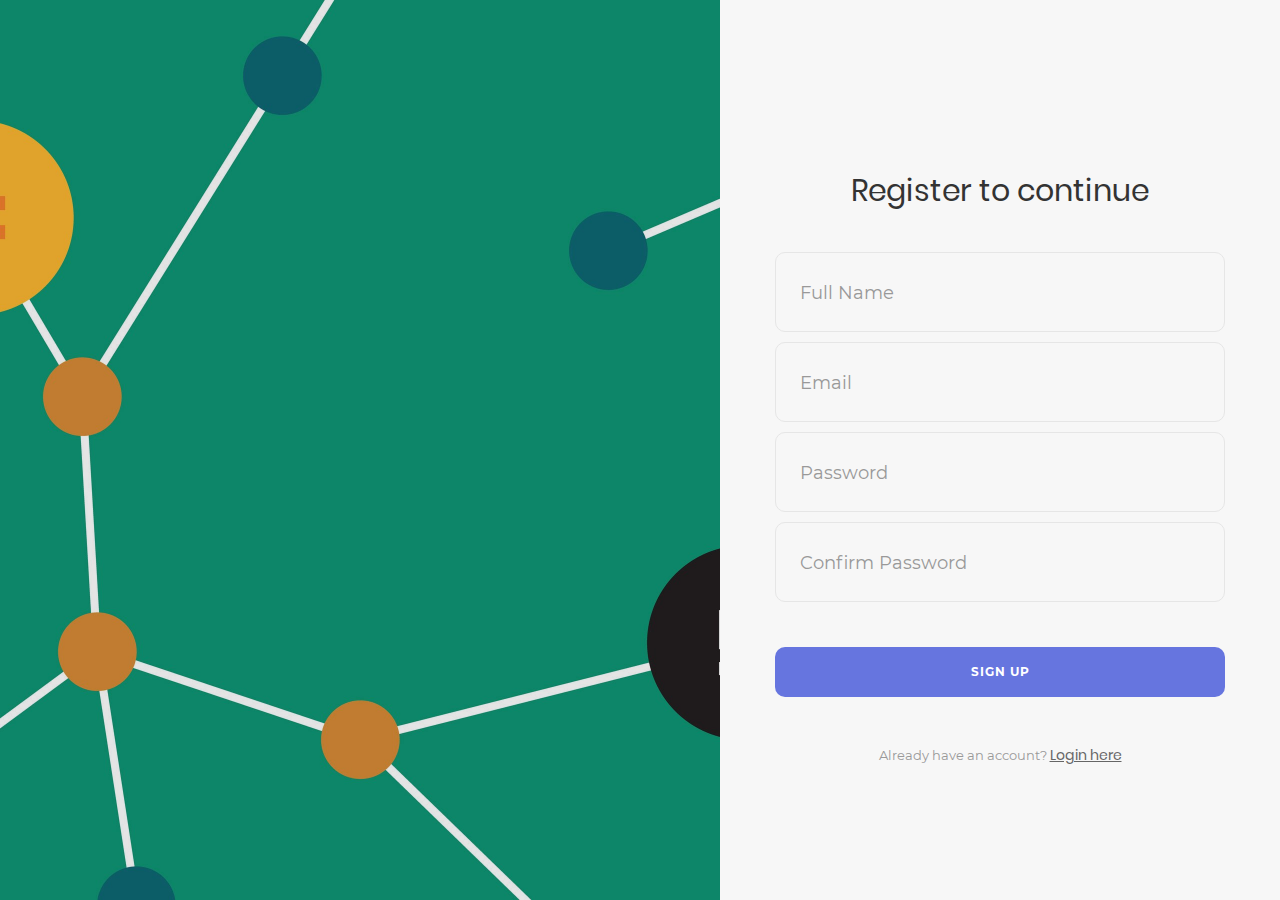
<file: client/register.html>
<!DOCTYPE html>
<html lang="en">
<head>
	<title>Login V18</title>
	<meta charset="UTF-8">
	<meta name="viewport" content="width=device-width, initial-scale=1">
<!--===============================================================================================-->	
	<link rel="icon" type="image/png" href="images/icons/favicon.ico"/>
<!--===============================================================================================-->
	<link rel="stylesheet" type="text/css" href="vendor/bootstrap/css/bootstrap.min.css">
<!--===============================================================================================-->
	<link rel="stylesheet" type="text/css" href="fonts/font-awesome-4.7.0/css/font-awesome.min.css">
<!--===============================================================================================-->
	<link rel="stylesheet" type="text/css" href="fonts/Linearicons-Free-v1.0.0/icon-font.min.css">
<!--===============================================================================================-->
	<link rel="stylesheet" type="text/css" href="vendor/animate/animate.css">
<!--===============================================================================================-->	
	<link rel="stylesheet" type="text/css" href="vendor/css-hamburgers/hamburgers.min.css">
<!--===============================================================================================-->
	<link rel="stylesheet" type="text/css" href="vendor/animsition/css/animsition.min.css">
<!--===============================================================================================-->
	<link rel="stylesheet" type="text/css" href="vendor/select2/select2.min.css">
<!--===============================================================================================-->	
	<link rel="stylesheet" type="text/css" href="vendor/daterangepicker/daterangepicker.css">
<!--===============================================================================================-->
	<link rel="stylesheet" type="text/css" href="css/util.css">
	<link rel="stylesheet" type="text/css" href="css/main.css">
<!--===============================================================================================-->
</head>
<body style="background-color: #666666;">
	
	<div class="limiter">
		<div class="container-login100">
			<div class="wrap-login100">
				<form class="login100-form validate-form" id="registerForm">
					<span class="login100-form-title p-b-43">
						Register to continue
					</span>
                    
                    <div class="wrap-input100 validate-input" data-validate = "Valid email is required: ex@abc.xyz">
                            <input class="input100" type="text" name="name" id="name">
                            <span class="focus-input100"></span>
                            <span class="label-input100">Full Name</span>
                    </div>
					
					<div class="wrap-input100 validate-input" data-validate = "Valid email is required: ex@abc.xyz">
						<input class="input100" type="text" name="email" id="email">
						<span class="focus-input100"></span>
						<span class="label-input100">Email</span>
					</div>
					
					
					<div class="wrap-input100 validate-input" data-validate="Password is required">
						<input class="input100" type="password" name="password" id="password">
						<span class="focus-input100"></span>
						<span class="label-input100">Password</span>
                    </div>
                    
                    <div class="wrap-input100 validate-input" data-validate="Password is required">
                            <input class="input100" type="password" id="confirmPassword" onkeyup="passwordMatch()">
                            <span class="focus-input100"></span>
                            <span class="label-input100">Confirm Password</span>
                    </div>
                    <span class="txt2" id='message'></span>

					<div class="flex-sb-m w-full p-t-3 p-b-32">
						<!-- <div class="contact100-form-checkbox">
							<input class="input-checkbox100" id="ckb1" type="checkbox" name="remember-me">
							<label class="label-checkbox100" for="ckb1">
								Remember me
							</label>
						</div> -->

						<!-- <div>
							<a href="#" class="txt1">
								Forgot Password?
							</a>
						</div> -->
					</div>
			

					<div class="container-login100-form-btn">
						<button class="login100-form-btn">
							Sign Up
						</button>
					</div>
					
					<div class="text-center p-t-46 p-b-20">
						<span class="txt2">
							Already have an account? <a href="login.html" style="text-decoration: underline;"> Login here </a>
						</span>
					</div>

					<!-- <div class="login100-form-social flex-c-m">
						<a href="#" class="login100-form-social-item flex-c-m bg1 m-r-5">
							<i class="fa fa-facebook-f" aria-hidden="true"></i>
						</a>

						<a href="#" class="login100-form-social-item flex-c-m bg2 m-r-5">
							<i class="fa fa-twitter" aria-hidden="true"></i>
						</a>
					</div> -->
				</form>

				<div class="login100-more" style="background-image: url('images/BitcoinSilkRoad.jpg');">
				</div>
			</div>
		</div>
	</div>
	
	<script src="js/register.js"></script>

<!--===============================================================================================-->
	<script src="vendor/jquery/jquery-3.2.1.min.js"></script>
<!--===============================================================================================-->
	<script src="vendor/animsition/js/animsition.min.js"></script>
<!--===============================================================================================-->
	<script src="vendor/bootstrap/js/popper.js"></script>
	<script src="vendor/bootstrap/js/bootstrap.min.js"></script>
<!--===============================================================================================-->
	<script src="vendor/select2/select2.min.js"></script>
<!--===============================================================================================-->
	<script src="vendor/daterangepicker/moment.min.js"></script>
	<script src="vendor/daterangepicker/daterangepicker.js"></script>
<!--===============================================================================================-->
	<script src="vendor/countdowntime/countdowntime.js"></script>
<!--===============================================================================================-->
	<script src="js/main.js"></script>

</body>
</html>
</file>
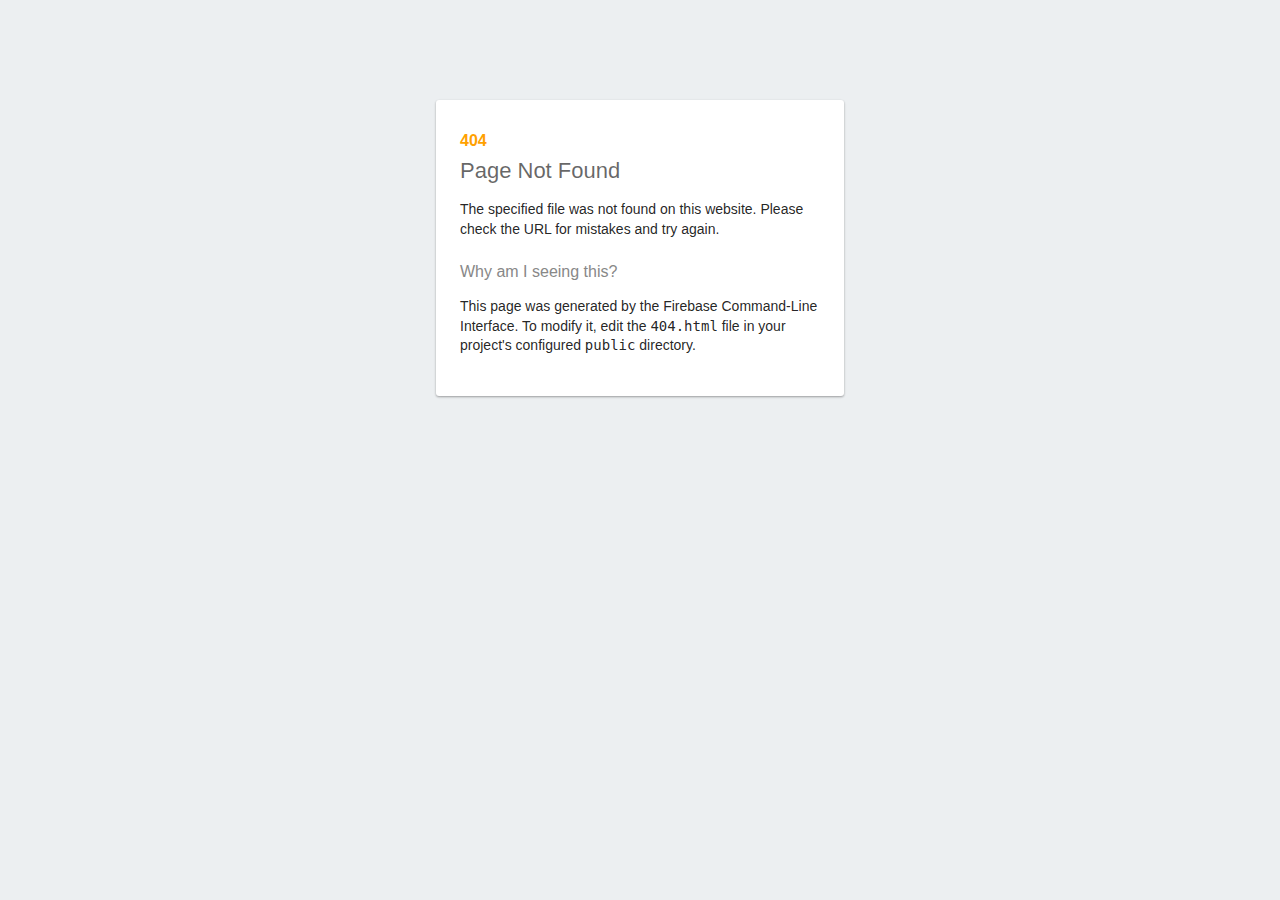
<file: public/404-firebase-test.html>
<!DOCTYPE html>
<html>
  <head>
    <meta charset="utf-8">
    <meta name="viewport" content="width=device-width, initial-scale=1">
    <title>Page Not Found</title>

    <style media="screen">
      body { background: #ECEFF1; color: rgba(0,0,0,0.87); font-family: Roboto, Helvetica, Arial, sans-serif; margin: 0; padding: 0; }
      #message { background: white; max-width: 360px; margin: 100px auto 16px; padding: 32px 24px 16px; border-radius: 3px; }
      #message h3 { color: #888; font-weight: normal; font-size: 16px; margin: 16px 0 12px; }
      #message h2 { color: #ffa100; font-weight: bold; font-size: 16px; margin: 0 0 8px; }
      #message h1 { font-size: 22px; font-weight: 300; color: rgba(0,0,0,0.6); margin: 0 0 16px;}
      #message p { line-height: 140%; margin: 16px 0 24px; font-size: 14px; }
      #message a { display: block; text-align: center; background: #039be5; text-transform: uppercase; text-decoration: none; color: white; padding: 16px; border-radius: 4px; }
      #message, #message a { box-shadow: 0 1px 3px rgba(0,0,0,0.12), 0 1px 2px rgba(0,0,0,0.24); }
      #load { color: rgba(0,0,0,0.4); text-align: center; font-size: 13px; }
      @media (max-width: 600px) {
        body, #message { margin-top: 0; background: white; box-shadow: none; }
        body { border-top: 16px solid #ffa100; }
      }
    </style>
  </head>
  <body>
    <div id="message">
      <h2>404</h2>
      <h1>Page Not Found</h1>
      <p>The specified file was not found on this website. Please check the URL for mistakes and try again.</p>
      <h3>Why am I seeing this?</h3>
      <p>This page was generated by the Firebase Command-Line Interface. To modify it, edit the <code>404.html</code> file in your project's configured <code>public</code> directory.</p>
    </div>
  </body>
</html>
</file>
<file: client/vendor/daterangepicker/daterangepicker.css>
.daterangepicker {
  position: absolute;
  color: inherit;
  background-color: #fff;
  border-radius: 4px;
  width: 278px;
  padding: 4px;
  margin-top: 1px;
  top: 100px;
  left: 20px;
  /* Calendars */ }
  .daterangepicker:before, .daterangepicker:after {
    position: absolute;
    display: inline-block;
    border-bottom-color: rgba(0, 0, 0, 0.2);
    content: ''; }
  .daterangepicker:before {
    top: -7px;
    border-right: 7px solid transparent;
    border-left: 7px solid transparent;
    border-bottom: 7px solid #ccc; }
  .daterangepicker:after {
    top: -6px;
    border-right: 6px solid transparent;
    border-bottom: 6px solid #fff;
    border-left: 6px solid transparent; }
  .daterangepicker.opensleft:before {
    right: 9px; }
  .daterangepicker.opensleft:after {
    right: 10px; }
  .daterangepicker.openscenter:before {
    left: 0;
    right: 0;
    width: 0;
    margin-left: auto;
    margin-right: auto; }
  .daterangepicker.openscenter:after {
    left: 0;
    right: 0;
    width: 0;
    margin-left: auto;
    margin-right: auto; }
  .daterangepicker.opensright:before {
    left: 9px; }
  .daterangepicker.opensright:after {
    left: 10px; }
  .daterangepicker.dropup {
    margin-top: -5px; }
    .daterangepicker.dropup:before {
      top: initial;
      bottom: -7px;
      border-bottom: initial;
      border-top: 7px solid #ccc; }
    .daterangepicker.dropup:after {
      top: initial;
      bottom: -6px;
      border-bottom: initial;
      border-top: 6px solid #fff; }
  .daterangepicker.dropdown-menu {
    max-width: none;
    z-index: 3001; }
  .daterangepicker.single .ranges, .daterangepicker.single .calendar {
    float: none; }
  .daterangepicker.show-calendar .calendar {
    display: block; }
  .daterangepicker .calendar {
    display: none;
    max-width: 270px;
    margin: 4px; }
    .daterangepicker .calendar.single .calendar-table {
      border: none; }
    .daterangepicker .calendar th, .daterangepicker .calendar td {
      white-space: nowrap;
      text-align: center;
      min-width: 32px; }
  .daterangepicker .calendar-table {
    border: 1px solid #fff;
    padding: 4px;
    border-radius: 4px;
    background-color: #fff; }
  .daterangepicker table {
    width: 100%;
    margin: 0; }
  .daterangepicker td, .daterangepicker th {
    text-align: center;
    width: 20px;
    height: 20px;
    border-radius: 4px;
    border: 1px solid transparent;
    white-space: nowrap;
    cursor: pointer; }
    .daterangepicker td.available:hover, .daterangepicker th.available:hover {
      background-color: #eee;
      border-color: transparent;
      color: inherit; }
    .daterangepicker td.week, .daterangepicker th.week {
      font-size: 80%;
      color: #ccc; }
  .daterangepicker td.off, .daterangepicker td.off.in-range, .daterangepicker td.off.start-date, .daterangepicker td.off.end-date {
    background-color: #fff;
    border-color: transparent;
    color: #999; }
  .daterangepicker td.in-range {
    background-color: #ebf4f8;
    border-color: transparent;
    color: #000;
    border-radius: 0; }
  .daterangepicker td.start-date {
    border-radius: 4px 0 0 4px; }
  .daterangepicker td.end-date {
    border-radius: 0 4px 4px 0; }
  .daterangepicker td.start-date.end-date {
    border-radius: 4px; }
  .daterangepicker td.active, .daterangepicker td.active:hover {
    background-color: #357ebd;
    border-color: transparent;
    color: #fff; }
  .daterangepicker th.month {
    width: auto; }
  .daterangepicker td.disabled, .daterangepicker option.disabled {
    color: #999;
    cursor: not-allowed;
    text-decoration: line-through; }
  .daterangepicker select.monthselect, .daterangepicker select.yearselect {
    font-size: 12px;
    padding: 1px;
    height: auto;
    margin: 0;
    cursor: default; }
  .daterangepicker select.monthselect {
    margin-right: 2%;
    width: 56%; }
  .daterangepicker select.yearselect {
    width: 40%; }
  .daterangepicker select.hourselect, .daterangepicker select.minuteselect, .daterangepicker select.secondselect, .daterangepicker select.ampmselect {
    width: 50px;
    margin-bottom: 0; }
  .daterangepicker .input-mini {
    border: 1px solid #ccc;
    border-radius: 4px;
    color: #555;
    height: 30px;
    line-height: 30px;
    display: block;
    vertical-align: middle;
    margin: 0 0 5px 0;
    padding: 0 6px 0 28px;
    width: 100%; }
    .daterangepicker .input-mini.active {
      border: 1px solid #08c;
      border-radius: 4px; }
  .daterangepicker .daterangepicker_input {
    position: relative; }
    .daterangepicker .daterangepicker_input i {
      position: absolute;
      left: 8px;
      top: 8px; }
  .daterangepicker.rtl .input-mini {
    padding-right: 28px;
    padding-left: 6px; }
  .daterangepicker.rtl .daterangepicker_input i {
    left: auto;
    right: 8px; }
  .daterangepicker .calendar-time {
    text-align: center;
    margin: 5px auto;
    line-height: 30px;
    position: relative;
    padding-left: 28px; }
    .daterangepicker .calendar-time select.disabled {
      color: #ccc;
      cursor: not-allowed; }

.ranges {
  font-size: 11px;
  float: none;
  margin: 4px;
  text-align: left; }
  .ranges ul {
    list-style: none;
    margin: 0 auto;
    padding: 0;
    width: 100%; }
  .ranges li {
    font-size: 13px;
    background-color: #f5f5f5;
    border: 1px solid #f5f5f5;
    border-radius: 4px;
    color: #08c;
    padding: 3px 12px;
    margin-bottom: 8px;
    cursor: pointer; }
    .ranges li:hover {
      background-color: #08c;
      border: 1px solid #08c;
      color: #fff; }
    .ranges li.active {
      background-color: #08c;
      border: 1px solid #08c;
      color: #fff; }

/*  Larger Screen Styling */
@media (min-width: 564px) {
  .daterangepicker {
    width: auto; }
    .daterangepicker .ranges ul {
      width: 160px; }
    .daterangepicker.single .ranges ul {
      width: 100%; }
    .daterangepicker.single .calendar.left {
      clear: none; }
    .daterangepicker.single.ltr .ranges, .daterangepicker.single.ltr .calendar {
      float: left; }
    .daterangepicker.single.rtl .ranges, .daterangepicker.single.rtl .calendar {
      float: right; }
    .daterangepicker.ltr {
      direction: ltr;
      text-align: left; }
      .daterangepicker.ltr .calendar.left {
        clear: left;
        margin-right: 0; }
        .daterangepicker.ltr .calendar.left .calendar-table {
          border-right: none;
          border-top-right-radius: 0;
          border-bottom-right-radius: 0; }
      .daterangepicker.ltr .calendar.right {
        margin-left: 0; }
        .daterangepicker.ltr .calendar.right .calendar-table {
          border-left: none;
          border-top-left-radius: 0;
          border-bottom-left-radius: 0; }
      .daterangepicker.ltr .left .daterangepicker_input {
        padding-right: 12px; }
      .daterangepicker.ltr .calendar.left .calendar-table {
        padding-right: 12px; }
      .daterangepicker.ltr .ranges, .daterangepicker.ltr .calendar {
        float: left; }
    .daterangepicker.rtl {
      direction: rtl;
      text-align: right; }
      .daterangepicker.rtl .calendar.left {
        clear: right;
        margin-left: 0; }
        .daterangepicker.rtl .calendar.left .calendar-table {
          border-left: none;
          border-top-left-radius: 0;
          border-bottom-left-radius: 0; }
      .daterangepicker.rtl .calendar.right {
        margin-right: 0; }
        .daterangepicker.rtl .calendar.right .calendar-table {
          border-right: none;
          border-top-right-radius: 0;
          border-bottom-right-radius: 0; }
      .daterangepicker.rtl .left .daterangepicker_input {
        padding-left: 12px; }
      .daterangepicker.rtl .calendar.left .calendar-table {
        padding-left: 12px; }
      .daterangepicker.rtl .ranges, .daterangepicker.rtl .calendar {
        text-align: right;
        float: right; } }
@media (min-width: 730px) {
  .daterangepicker .ranges {
    width: auto; }
  .daterangepicker.ltr .ranges {
    float: left; }
  .daterangepicker.rtl .ranges {
    float: right; }
  .daterangepicker .calendar.left {
    clear: none !important; } }
</file>
<file: client/css/util.css>
/*[ FONT SIZE ]
///////////////////////////////////////////////////////////
*/
.fs-1 {font-size: 1px;}
.fs-2 {font-size: 2px;}
.fs-3 {font-size: 3px;}
.fs-4 {font-size: 4px;}
.fs-5 {font-size: 5px;}
.fs-6 {font-size: 6px;}
.fs-7 {font-size: 7px;}
.fs-8 {font-size: 8px;}
.fs-9 {font-size: 9px;}
.fs-10 {font-size: 10px;}
.fs-11 {font-size: 11px;}
.fs-12 {font-size: 12px;}
.fs-13 {font-size: 13px;}
.fs-14 {font-size: 14px;}
.fs-15 {font-size: 15px;}
.fs-16 {font-size: 16px;}
.fs-17 {font-size: 17px;}
.fs-18 {font-size: 18px;}
.fs-19 {font-size: 19px;}
.fs-20 {font-size: 20px;}
.fs-21 {font-size: 21px;}
.fs-22 {font-size: 22px;}
.fs-23 {font-size: 23px;}
.fs-24 {font-size: 24px;}
.fs-25 {font-size: 25px;}
.fs-26 {font-size: 26px;}
.fs-27 {font-size: 27px;}
.fs-28 {font-size: 28px;}
.fs-29 {font-size: 29px;}
.fs-30 {font-size: 30px;}
.fs-31 {font-size: 31px;}
.fs-32 {font-size: 32px;}
.fs-33 {font-size: 33px;}
.fs-34 {font-size: 34px;}
.fs-35 {font-size: 35px;}
.fs-36 {font-size: 36px;}
.fs-37 {font-size: 37px;}
.fs-38 {font-size: 38px;}
.fs-39 {font-size: 39px;}
.fs-40 {font-size: 40px;}
.fs-41 {font-size: 41px;}
.fs-42 {font-size: 42px;}
.fs-43 {font-size: 43px;}
.fs-44 {font-size: 44px;}
.fs-45 {font-size: 45px;}
.fs-46 {font-size: 46px;}
.fs-47 {font-size: 47px;}
.fs-48 {font-size: 48px;}
.fs-49 {font-size: 49px;}
.fs-50 {font-size: 50px;}
.fs-51 {font-size: 51px;}
.fs-52 {font-size: 52px;}
.fs-53 {font-size: 53px;}
.fs-54 {font-size: 54px;}
.fs-55 {font-size: 55px;}
.fs-56 {font-size: 56px;}
.fs-57 {font-size: 57px;}
.fs-58 {font-size: 58px;}
.fs-59 {font-size: 59px;}
.fs-60 {font-size: 60px;}
.fs-61 {font-size: 61px;}
.fs-62 {font-size: 62px;}
.fs-63 {font-size: 63px;}
.fs-64 {font-size: 64px;}
.fs-65 {font-size: 65px;}
.fs-66 {font-size: 66px;}
.fs-67 {font-size: 67px;}
.fs-68 {font-size: 68px;}
.fs-69 {font-size: 69px;}
.fs-70 {font-size: 70px;}
.fs-71 {font-size: 71px;}
.fs-72 {font-size: 72px;}
.fs-73 {font-size: 73px;}
.fs-74 {font-size: 74px;}
.fs-75 {font-size: 75px;}
.fs-76 {font-size: 76px;}
.fs-77 {font-size: 77px;}
.fs-78 {font-size: 78px;}
.fs-79 {font-size: 79px;}
.fs-80 {font-size: 80px;}
.fs-81 {font-size: 81px;}
.fs-82 {font-size: 82px;}
.fs-83 {font-size: 83px;}
.fs-84 {font-size: 84px;}
.fs-85 {font-size: 85px;}
.fs-86 {font-size: 86px;}
.fs-87 {font-size: 87px;}
.fs-88 {font-size: 88px;}
.fs-89 {font-size: 89px;}
.fs-90 {font-size: 90px;}
.fs-91 {font-size: 91px;}
.fs-92 {font-size: 92px;}
.fs-93 {font-size: 93px;}
.fs-94 {font-size: 94px;}
.fs-95 {font-size: 95px;}
.fs-96 {font-size: 96px;}
.fs-97 {font-size: 97px;}
.fs-98 {font-size: 98px;}
.fs-99 {font-size: 99px;}
.fs-100 {font-size: 100px;}
.fs-101 {font-size: 101px;}
.fs-102 {font-size: 102px;}
.fs-103 {font-size: 103px;}
.fs-104 {font-size: 104px;}
.fs-105 {font-size: 105px;}
.fs-106 {font-size: 106px;}
.fs-107 {font-size: 107px;}
.fs-108 {font-size: 108px;}
.fs-109 {font-size: 109px;}
.fs-110 {font-size: 110px;}
.fs-111 {font-size: 111px;}
.fs-112 {font-size: 112px;}
.fs-113 {font-size: 113px;}
.fs-114 {font-size: 114px;}
.fs-115 {font-size: 115px;}
.fs-116 {font-size: 116px;}
.fs-117 {font-size: 117px;}
.fs-118 {font-size: 118px;}
.fs-119 {font-size: 119px;}
.fs-120 {font-size: 120px;}
.fs-121 {font-size: 121px;}
.fs-122 {font-size: 122px;}
.fs-123 {font-size: 123px;}
.fs-124 {font-size: 124px;}
.fs-125 {font-size: 125px;}
.fs-126 {font-size: 126px;}
.fs-127 {font-size: 127px;}
.fs-128 {font-size: 128px;}
.fs-129 {font-size: 129px;}
.fs-130 {font-size: 130px;}
.fs-131 {font-size: 131px;}
.fs-132 {font-size: 132px;}
.fs-133 {font-size: 133px;}
.fs-134 {font-size: 134px;}
.fs-135 {font-size: 135px;}
.fs-136 {font-size: 136px;}
.fs-137 {font-size: 137px;}
.fs-138 {font-size: 138px;}
.fs-139 {font-size: 139px;}
.fs-140 {font-size: 140px;}
.fs-141 {font-size: 141px;}
.fs-142 {font-size: 142px;}
.fs-143 {font-size: 143px;}
.fs-144 {font-size: 144px;}
.fs-145 {font-size: 145px;}
.fs-146 {font-size: 146px;}
.fs-147 {font-size: 147px;}
.fs-148 {font-size: 148px;}
.fs-149 {font-size: 149px;}
.fs-150 {font-size: 150px;}
.fs-151 {font-size: 151px;}
.fs-152 {font-size: 152px;}
.fs-153 {font-size: 153px;}
.fs-154 {font-size: 154px;}
.fs-155 {font-size: 155px;}
.fs-156 {font-size: 156px;}
.fs-157 {font-size: 157px;}
.fs-158 {font-size: 158px;}
.fs-159 {font-size: 159px;}
.fs-160 {font-size: 160px;}
.fs-161 {font-size: 161px;}
.fs-162 {font-size: 162px;}
.fs-163 {font-size: 163px;}
.fs-164 {font-size: 164px;}
.fs-165 {font-size: 165px;}
.fs-166 {font-size: 166px;}
.fs-167 {font-size: 167px;}
.fs-168 {font-size: 168px;}
.fs-169 {font-size: 169px;}
.fs-170 {font-size: 170px;}
.fs-171 {font-size: 171px;}
.fs-172 {font-size: 172px;}
.fs-173 {font-size: 173px;}
.fs-174 {font-size: 174px;}
.fs-175 {font-size: 175px;}
.fs-176 {font-size: 176px;}
.fs-177 {font-size: 177px;}
.fs-178 {font-size: 178px;}
.fs-179 {font-size: 179px;}
.fs-180 {font-size: 180px;}
.fs-181 {font-size: 181px;}
.fs-182 {font-size: 182px;}
.fs-183 {font-size: 183px;}
.fs-184 {font-size: 184px;}
.fs-185 {font-size: 185px;}
.fs-186 {font-size: 186px;}
.fs-187 {font-size: 187px;}
.fs-188 {font-size: 188px;}
.fs-189 {font-size: 189px;}
.fs-190 {font-size: 190px;}
.fs-191 {font-size: 191px;}
.fs-192 {font-size: 192px;}
.fs-193 {font-size: 193px;}
.fs-194 {font-size: 194px;}
.fs-195 {font-size: 195px;}
.fs-196 {font-size: 196px;}
.fs-197 {font-size: 197px;}
.fs-198 {font-size: 198px;}
.fs-199 {font-size: 199px;}
.fs-200 {font-size: 200px;}

/*[ PADDING ]
///////////////////////////////////////////////////////////
*/
.p-t-0 {padding-top: 0px;}
.p-t-1 {padding-top: 1px;}
.p-t-2 {padding-top: 2px;}
.p-t-3 {padding-top: 3px;}
.p-t-4 {padding-top: 4px;}
.p-t-5 {padding-top: 5px;}
.p-t-6 {padding-top: 6px;}
.p-t-7 {padding-top: 7px;}
.p-t-8 {padding-top: 8px;}
.p-t-9 {padding-top: 9px;}
.p-t-10 {padding-top: 10px;}
.p-t-11 {padding-top: 11px;}
.p-t-12 {padding-top: 12px;}
.p-t-13 {padding-top: 13px;}
.p-t-14 {padding-top: 14px;}
.p-t-15 {padding-top: 15px;}
.p-t-16 {padding-top: 16px;}
.p-t-17 {padding-top: 17px;}
.p-t-18 {padding-top: 18px;}
.p-t-19 {padding-top: 19px;}
.p-t-20 {padding-top: 20px;}
.p-t-21 {padding-top: 21px;}
.p-t-22 {padding-top: 22px;}
.p-t-23 {padding-top: 23px;}
.p-t-24 {padding-top: 24px;}
.p-t-25 {padding-top: 25px;}
.p-t-26 {padding-top: 26px;}
.p-t-27 {padding-top: 27px;}
.p-t-28 {padding-top: 28px;}
.p-t-29 {padding-top: 29px;}
.p-t-30 {padding-top: 30px;}
.p-t-31 {padding-top: 31px;}
.p-t-32 {padding-top: 32px;}
.p-t-33 {padding-top: 33px;}
.p-t-34 {padding-top: 34px;}
.p-t-35 {padding-top: 35px;}
.p-t-36 {padding-top: 36px;}
.p-t-37 {padding-top: 37px;}
.p-t-38 {padding-top: 38px;}
.p-t-39 {padding-top: 39px;}
.p-t-40 {padding-top: 40px;}
.p-t-41 {padding-top: 41px;}
.p-t-42 {padding-top: 42px;}
.p-t-43 {padding-top: 43px;}
.p-t-44 {padding-top: 44px;}
.p-t-45 {padding-top: 45px;}
.p-t-46 {padding-top: 46px;}
.p-t-47 {padding-top: 47px;}
.p-t-48 {padding-top: 48px;}
.p-t-49 {padding-top: 49px;}
.p-t-50 {padding-top: 50px;}
.p-t-51 {padding-top: 51px;}
.p-t-52 {padding-top: 52px;}
.p-t-53 {padding-top: 53px;}
.p-t-54 {padding-top: 54px;}
.p-t-55 {padding-top: 55px;}
.p-t-56 {padding-top: 56px;}
.p-t-57 {padding-top: 57px;}
.p-t-58 {padding-top: 58px;}
.p-t-59 {padding-top: 59px;}
.p-t-60 {padding-top: 60px;}
.p-t-61 {padding-top: 61px;}
.p-t-62 {padding-top: 62px;}
.p-t-63 {padding-top: 63px;}
.p-t-64 {padding-top: 64px;}
.p-t-65 {padding-top: 65px;}
.p-t-66 {padding-top: 66px;}
.p-t-67 {padding-top: 67px;}
.p-t-68 {padding-top: 68px;}
.p-t-69 {padding-top: 69px;}
.p-t-70 {padding-top: 70px;}
.p-t-71 {padding-top: 71px;}
.p-t-72 {padding-top: 72px;}
.p-t-73 {padding-top: 73px;}
.p-t-74 {padding-top: 74px;}
.p-t-75 {padding-top: 75px;}
.p-t-76 {padding-top: 76px;}
.p-t-77 {padding-top: 77px;}
.p-t-78 {padding-top: 78px;}
.p-t-79 {padding-top: 79px;}
.p-t-80 {padding-top: 80px;}
.p-t-81 {padding-top: 81px;}
.p-t-82 {padding-top: 82px;}
.p-t-83 {padding-top: 83px;}
.p-t-84 {padding-top: 84px;}
.p-t-85 {padding-top: 85px;}
.p-t-86 {padding-top: 86px;}
.p-t-87 {padding-top: 87px;}
.p-t-88 {padding-top: 88px;}
.p-t-89 {padding-top: 89px;}
.p-t-90 {padding-top: 90px;}
.p-t-91 {padding-top: 91px;}
.p-t-92 {padding-top: 92px;}
.p-t-93 {padding-top: 93px;}
.p-t-94 {padding-top: 94px;}
.p-t-95 {padding-top: 95px;}
.p-t-96 {padding-top: 96px;}
.p-t-97 {padding-top: 97px;}
.p-t-98 {padding-top: 98px;}
.p-t-99 {padding-top: 99px;}
.p-t-100 {padding-top: 100px;}
.p-t-101 {padding-top: 101px;}
.p-t-102 {padding-top: 102px;}
.p-t-103 {padding-top: 103px;}
.p-t-104 {padding-top: 104px;}
.p-t-105 {padding-top: 105px;}
.p-t-106 {padding-top: 106px;}
.p-t-107 {padding-top: 107px;}
.p-t-108 {padding-top: 108px;}
.p-t-109 {padding-top: 109px;}
.p-t-110 {padding-top: 110px;}
.p-t-111 {padding-top: 111px;}
.p-t-112 {padding-top: 112px;}
.p-t-113 {padding-top: 113px;}
.p-t-114 {padding-top: 114px;}
.p-t-115 {padding-top: 115px;}
.p-t-116 {padding-top: 116px;}
.p-t-117 {padding-top: 117px;}
.p-t-118 {padding-top: 118px;}
.p-t-119 {padding-top: 119px;}
.p-t-120 {padding-top: 120px;}
.p-t-121 {padding-top: 121px;}
.p-t-122 {padding-top: 122px;}
.p-t-123 {padding-top: 123px;}
.p-t-124 {padding-top: 124px;}
.p-t-125 {padding-top: 125px;}
.p-t-126 {padding-top: 126px;}
.p-t-127 {padding-top: 127px;}
.p-t-128 {padding-top: 128px;}
.p-t-129 {padding-top: 129px;}
.p-t-130 {padding-top: 130px;}
.p-t-131 {padding-top: 131px;}
.p-t-132 {padding-top: 132px;}
.p-t-133 {padding-top: 133px;}
.p-t-134 {padding-top: 134px;}
.p-t-135 {padding-top: 135px;}
.p-t-136 {padding-top: 136px;}
.p-t-137 {padding-top: 137px;}
.p-t-138 {padding-top: 138px;}
.p-t-139 {padding-top: 139px;}
.p-t-140 {padding-top: 140px;}
.p-t-141 {padding-top: 141px;}
.p-t-142 {padding-top: 142px;}
.p-t-143 {padding-top: 143px;}
.p-t-144 {padding-top: 144px;}
.p-t-145 {padding-top: 145px;}
.p-t-146 {padding-top: 146px;}
.p-t-147 {padding-top: 147px;}
.p-t-148 {padding-top: 148px;}
.p-t-149 {padding-top: 149px;}
.p-t-150 {padding-top: 150px;}
.p-t-151 {padding-top: 151px;}
.p-t-152 {padding-top: 152px;}
.p-t-153 {padding-top: 153px;}
.p-t-154 {padding-top: 154px;}
.p-t-155 {padding-top: 155px;}
.p-t-156 {padding-top: 156px;}
.p-t-157 {padding-top: 157px;}
.p-t-158 {padding-top: 158px;}
.p-t-159 {padding-top: 159px;}
.p-t-160 {padding-top: 160px;}
.p-t-161 {padding-top: 161px;}
.p-t-162 {padding-top: 162px;}
.p-t-163 {padding-top: 163px;}
.p-t-164 {padding-top: 164px;}
.p-t-165 {padding-top: 165px;}
.p-t-166 {padding-top: 166px;}
.p-t-167 {padding-top: 167px;}
.p-t-168 {padding-top: 168px;}
.p-t-169 {padding-top: 169px;}
.p-t-170 {padding-top: 170px;}
.p-t-171 {padding-top: 171px;}
.p-t-172 {padding-top: 172px;}
.p-t-173 {padding-top: 173px;}
.p-t-174 {padding-top: 174px;}
.p-t-175 {padding-top: 175px;}
.p-t-176 {padding-top: 176px;}
.p-t-177 {padding-top: 177px;}
.p-t-178 {padding-top: 178px;}
.p-t-179 {padding-top: 179px;}
.p-t-180 {padding-top: 180px;}
.p-t-181 {padding-top: 181px;}
.p-t-182 {padding-top: 182px;}
.p-t-183 {padding-top: 183px;}
.p-t-184 {padding-top: 184px;}
.p-t-185 {padding-top: 185px;}
.p-t-186 {padding-top: 186px;}
.p-t-187 {padding-top: 187px;}
.p-t-188 {padding-top: 188px;}
.p-t-189 {padding-top: 189px;}
.p-t-190 {padding-top: 190px;}
.p-t-191 {padding-top: 191px;}
.p-t-192 {padding-top: 192px;}
.p-t-193 {padding-top: 193px;}
.p-t-194 {padding-top: 194px;}
.p-t-195 {padding-top: 195px;}
.p-t-196 {padding-top: 196px;}
.p-t-197 {padding-top: 197px;}
.p-t-198 {padding-top: 198px;}
.p-t-199 {padding-top: 199px;}
.p-t-200 {padding-top: 200px;}
.p-t-201 {padding-top: 201px;}
.p-t-202 {padding-top: 202px;}
.p-t-203 {padding-top: 203px;}
.p-t-204 {padding-top: 204px;}
.p-t-205 {padding-top: 205px;}
.p-t-206 {padding-top: 206px;}
.p-t-207 {padding-top: 207px;}
.p-t-208 {padding-top: 208px;}
.p-t-209 {padding-top: 209px;}
.p-t-210 {padding-top: 210px;}
.p-t-211 {padding-top: 211px;}
.p-t-212 {padding-top: 212px;}
.p-t-213 {padding-top: 213px;}
.p-t-214 {padding-top: 214px;}
.p-t-215 {padding-top: 215px;}
.p-t-216 {padding-top: 216px;}
.p-t-217 {padding-top: 217px;}
.p-t-218 {padding-top: 218px;}
.p-t-219 {padding-top: 219px;}
.p-t-220 {padding-top: 220px;}
.p-t-221 {padding-top: 221px;}
.p-t-222 {padding-top: 222px;}
.p-t-223 {padding-top: 223px;}
.p-t-224 {padding-top: 224px;}
.p-t-225 {padding-top: 225px;}
.p-t-226 {padding-top: 226px;}
.p-t-227 {padding-top: 227px;}
.p-t-228 {padding-top: 228px;}
.p-t-229 {padding-top: 229px;}
.p-t-230 {padding-top: 230px;}
.p-t-231 {padding-top: 231px;}
.p-t-232 {padding-top: 232px;}
.p-t-233 {padding-top: 233px;}
.p-t-234 {padding-top: 234px;}
.p-t-235 {padding-top: 235px;}
.p-t-236 {padding-top: 236px;}
.p-t-237 {padding-top: 237px;}
.p-t-238 {padding-top: 238px;}
.p-t-239 {padding-top: 239px;}
.p-t-240 {padding-top: 240px;}
.p-t-241 {padding-top: 241px;}
.p-t-242 {padding-top: 242px;}
.p-t-243 {padding-top: 243px;}
.p-t-244 {padding-top: 244px;}
.p-t-245 {padding-top: 245px;}
.p-t-246 {padding-top: 246px;}
.p-t-247 {padding-top: 247px;}
.p-t-248 {padding-top: 248px;}
.p-t-249 {padding-top: 249px;}
.p-t-250 {padding-top: 250px;}
.p-b-0 {padding-bottom: 0px;}
.p-b-1 {padding-bottom: 1px;}
.p-b-2 {padding-bottom: 2px;}
.p-b-3 {padding-bottom: 3px;}
.p-b-4 {padding-bottom: 4px;}
.p-b-5 {padding-bottom: 5px;}
.p-b-6 {padding-bottom: 6px;}
.p-b-7 {padding-bottom: 7px;}
.p-b-8 {padding-bottom: 8px;}
.p-b-9 {padding-bottom: 9px;}
.p-b-10 {padding-bottom: 10px;}
.p-b-11 {padding-bottom: 11px;}
.p-b-12 {padding-bottom: 12px;}
.p-b-13 {padding-bottom: 13px;}
.p-b-14 {padding-bottom: 14px;}
.p-b-15 {padding-bottom: 15px;}
.p-b-16 {padding-bottom: 16px;}
.p-b-17 {padding-bottom: 17px;}
.p-b-18 {padding-bottom: 18px;}
.p-b-19 {padding-bottom: 19px;}
.p-b-20 {padding-bottom: 20px;}
.p-b-21 {padding-bottom: 21px;}
.p-b-22 {padding-bottom: 22px;}
.p-b-23 {padding-bottom: 23px;}
.p-b-24 {padding-bottom: 24px;}
.p-b-25 {padding-bottom: 25px;}
.p-b-26 {padding-bottom: 26px;}
.p-b-27 {padding-bottom: 27px;}
.p-b-28 {padding-bottom: 28px;}
.p-b-29 {padding-bottom: 29px;}
.p-b-30 {padding-bottom: 30px;}
.p-b-31 {padding-bottom: 31px;}
.p-b-32 {padding-bottom: 32px;}
.p-b-33 {padding-bottom: 33px;}
.p-b-34 {padding-bottom: 34px;}
.p-b-35 {padding-bottom: 35px;}
.p-b-36 {padding-bottom: 36px;}
.p-b-37 {padding-bottom: 37px;}
.p-b-38 {padding-bottom: 38px;}
.p-b-39 {padding-bottom: 39px;}
.p-b-40 {padding-bottom: 40px;}
.p-b-41 {padding-bottom: 41px;}
.p-b-42 {padding-bottom: 42px;}
.p-b-43 {padding-bottom: 43px;}
.p-b-44 {padding-bottom: 44px;}
.p-b-45 {padding-bottom: 45px;}
.p-b-46 {padding-bottom: 46px;}
.p-b-47 {padding-bottom: 47px;}
.p-b-48 {padding-bottom: 48px;}
.p-b-49 {padding-bottom: 49px;}
.p-b-50 {padding-bottom: 50px;}
.p-b-51 {padding-bottom: 51px;}
.p-b-52 {padding-bottom: 52px;}
.p-b-53 {padding-bottom: 53px;}
.p-b-54 {padding-bottom: 54px;}
.p-b-55 {padding-bottom: 55px;}
.p-b-56 {padding-bottom: 56px;}
.p-b-57 {padding-bottom: 57px;}
.p-b-58 {padding-bottom: 58px;}
.p-b-59 {padding-bottom: 59px;}
.p-b-60 {padding-bottom: 60px;}
.p-b-61 {padding-bottom: 61px;}
.p-b-62 {padding-bottom: 62px;}
.p-b-63 {padding-bottom: 63px;}
.p-b-64 {padding-bottom: 64px;}
.p-b-65 {padding-bottom: 65px;}
.p-b-66 {padding-bottom: 66px;}
.p-b-67 {padding-bottom: 67px;}
.p-b-68 {padding-bottom: 68px;}
.p-b-69 {padding-bottom: 69px;}
.p-b-70 {padding-bottom: 70px;}
.p-b-71 {padding-bottom: 71px;}
.p-b-72 {padding-bottom: 72px;}
.p-b-73 {padding-bottom: 73px;}
.p-b-74 {padding-bottom: 74px;}
.p-b-75 {padding-bottom: 75px;}
.p-b-76 {padding-bottom: 76px;}
.p-b-77 {padding-bottom: 77px;}
.p-b-78 {padding-bottom: 78px;}
.p-b-79 {padding-bottom: 79px;}
.p-b-80 {padding-bottom: 80px;}
.p-b-81 {padding-bottom: 81px;}
.p-b-82 {padding-bottom: 82px;}
.p-b-83 {padding-bottom: 83px;}
.p-b-84 {padding-bottom: 84px;}
.p-b-85 {padding-bottom: 85px;}
.p-b-86 {padding-bottom: 86px;}
.p-b-87 {padding-bottom: 87px;}
.p-b-88 {padding-bottom: 88px;}
.p-b-89 {padding-bottom: 89px;}
.p-b-90 {padding-bottom: 90px;}
.p-b-91 {padding-bottom: 91px;}
.p-b-92 {padding-bottom: 92px;}
.p-b-93 {padding-bottom: 93px;}
.p-b-94 {padding-bottom: 94px;}
.p-b-95 {padding-bottom: 95px;}
.p-b-96 {padding-bottom: 96px;}
.p-b-97 {padding-bottom: 97px;}
.p-b-98 {padding-bottom: 98px;}
.p-b-99 {padding-bottom: 99px;}
.p-b-100 {padding-bottom: 100px;}
.p-b-101 {padding-bottom: 101px;}
.p-b-102 {padding-bottom: 102px;}
.p-b-103 {padding-bottom: 103px;}
.p-b-104 {padding-bottom: 104px;}
.p-b-105 {padding-bottom: 105px;}
.p-b-106 {padding-bottom: 106px;}
.p-b-107 {padding-bottom: 107px;}
.p-b-108 {padding-bottom: 108px;}
.p-b-109 {padding-bottom: 109px;}
.p-b-110 {padding-bottom: 110px;}
.p-b-111 {padding-bottom: 111px;}
.p-b-112 {padding-bottom: 112px;}
.p-b-113 {padding-bottom: 113px;}
.p-b-114 {padding-bottom: 114px;}
.p-b-115 {padding-bottom: 115px;}
.p-b-116 {padding-bottom: 116px;}
.p-b-117 {padding-bottom: 117px;}
.p-b-118 {padding-bottom: 118px;}
.p-b-119 {padding-bottom: 119px;}
.p-b-120 {padding-bottom: 120px;}
.p-b-121 {padding-bottom: 121px;}
.p-b-122 {padding-bottom: 122px;}
.p-b-123 {padding-bottom: 123px;}
.p-b-124 {padding-bottom: 124px;}
.p-b-125 {padding-bottom: 125px;}
.p-b-126 {padding-bottom: 126px;}
.p-b-127 {padding-bottom: 127px;}
.p-b-128 {padding-bottom: 128px;}
.p-b-129 {padding-bottom: 129px;}
.p-b-130 {padding-bottom: 130px;}
.p-b-131 {padding-bottom: 131px;}
.p-b-132 {padding-bottom: 132px;}
.p-b-133 {padding-bottom: 133px;}
.p-b-134 {padding-bottom: 134px;}
.p-b-135 {padding-bottom: 135px;}
.p-b-136 {padding-bottom: 136px;}
.p-b-137 {padding-bottom: 137px;}
.p-b-138 {padding-bottom: 138px;}
.p-b-139 {padding-bottom: 139px;}
.p-b-140 {padding-bottom: 140px;}
.p-b-141 {padding-bottom: 141px;}
.p-b-142 {padding-bottom: 142px;}
.p-b-143 {padding-bottom: 143px;}
.p-b-144 {padding-bottom: 144px;}
.p-b-145 {padding-bottom: 145px;}
.p-b-146 {padding-bottom: 146px;}
.p-b-147 {padding-bottom: 147px;}
.p-b-148 {padding-bottom: 148px;}
.p-b-149 {padding-bottom: 149px;}
.p-b-150 {padding-bottom: 150px;}
.p-b-151 {padding-bottom: 151px;}
.p-b-152 {padding-bottom: 152px;}
.p-b-153 {padding-bottom: 153px;}
.p-b-154 {padding-bottom: 154px;}
.p-b-155 {padding-bottom: 155px;}
.p-b-156 {padding-bottom: 156px;}
.p-b-157 {padding-bottom: 157px;}
.p-b-158 {padding-bottom: 158px;}
.p-b-159 {padding-bottom: 159px;}
.p-b-160 {padding-bottom: 160px;}
.p-b-161 {padding-bottom: 161px;}
.p-b-162 {padding-bottom: 162px;}
.p-b-163 {padding-bottom: 163px;}
.p-b-164 {padding-bottom: 164px;}
.p-b-165 {padding-bottom: 165px;}
.p-b-166 {padding-bottom: 166px;}
.p-b-167 {padding-bottom: 167px;}
.p-b-168 {padding-bottom: 168px;}
.p-b-169 {padding-bottom: 169px;}
.p-b-170 {padding-bottom: 170px;}
.p-b-171 {padding-bottom: 171px;}
.p-b-172 {padding-bottom: 172px;}
.p-b-173 {padding-bottom: 173px;}
.p-b-174 {padding-bottom: 174px;}
.p-b-175 {padding-bottom: 175px;}
.p-b-176 {padding-bottom: 176px;}
.p-b-177 {padding-bottom: 177px;}
.p-b-178 {padding-bottom: 178px;}
.p-b-179 {padding-bottom: 179px;}
.p-b-180 {padding-bottom: 180px;}
.p-b-181 {padding-bottom: 181px;}
.p-b-182 {padding-bottom: 182px;}
.p-b-183 {padding-bottom: 183px;}
.p-b-184 {padding-bottom: 184px;}
.p-b-185 {padding-bottom: 185px;}
.p-b-186 {padding-bottom: 186px;}
.p-b-187 {padding-bottom: 187px;}
.p-b-188 {padding-bottom: 188px;}
.p-b-189 {padding-bottom: 189px;}
.p-b-190 {padding-bottom: 190px;}
.p-b-191 {padding-bottom: 191px;}
.p-b-192 {padding-bottom: 192px;}
.p-b-193 {padding-bottom: 193px;}
.p-b-194 {padding-bottom: 194px;}
.p-b-195 {padding-bottom: 195px;}
.p-b-196 {padding-bottom: 196px;}
.p-b-197 {padding-bottom: 197px;}
.p-b-198 {padding-bottom: 198px;}
.p-b-199 {padding-bottom: 199px;}
.p-b-200 {padding-bottom: 200px;}
.p-b-201 {padding-bottom: 201px;}
.p-b-202 {padding-bottom: 202px;}
.p-b-203 {padding-bottom: 203px;}
.p-b-204 {padding-bottom: 204px;}
.p-b-205 {padding-bottom: 205px;}
.p-b-206 {padding-bottom: 206px;}
.p-b-207 {padding-bottom: 207px;}
.p-b-208 {padding-bottom: 208px;}
.p-b-209 {padding-bottom: 209px;}
.p-b-210 {padding-bottom: 210px;}
.p-b-211 {padding-bottom: 211px;}
.p-b-212 {padding-bottom: 212px;}
.p-b-213 {padding-bottom: 213px;}
.p-b-214 {padding-bottom: 214px;}
.p-b-215 {padding-bottom: 215px;}
.p-b-216 {padding-bottom: 216px;}
.p-b-217 {padding-bottom: 217px;}
.p-b-218 {padding-bottom: 218px;}
.p-b-219 {padding-bottom: 219px;}
.p-b-220 {padding-bottom: 220px;}
.p-b-221 {padding-bottom: 221px;}
.p-b-222 {padding-bottom: 222px;}
.p-b-223 {padding-bottom: 223px;}
.p-b-224 {padding-bottom: 224px;}
.p-b-225 {padding-bottom: 225px;}
.p-b-226 {padding-bottom: 226px;}
.p-b-227 {padding-bottom: 227px;}
.p-b-228 {padding-bottom: 228px;}
.p-b-229 {padding-bottom: 229px;}
.p-b-230 {padding-bottom: 230px;}
.p-b-231 {padding-bottom: 231px;}
.p-b-232 {padding-bottom: 232px;}
.p-b-233 {padding-bottom: 233px;}
.p-b-234 {padding-bottom: 234px;}
.p-b-235 {padding-bottom: 235px;}
.p-b-236 {padding-bottom: 236px;}
.p-b-237 {padding-bottom: 237px;}
.p-b-238 {padding-bottom: 238px;}
.p-b-239 {padding-bottom: 239px;}
.p-b-240 {padding-bottom: 240px;}
.p-b-241 {padding-bottom: 241px;}
.p-b-242 {padding-bottom: 242px;}
.p-b-243 {padding-bottom: 243px;}
.p-b-244 {padding-bottom: 244px;}
.p-b-245 {padding-bottom: 245px;}
.p-b-246 {padding-bottom: 246px;}
.p-b-247 {padding-bottom: 247px;}
.p-b-248 {padding-bottom: 248px;}
.p-b-249 {padding-bottom: 249px;}
.p-b-250 {padding-bottom: 250px;}
.p-l-0 {padding-left: 0px;}
.p-l-1 {padding-left: 1px;}
.p-l-2 {padding-left: 2px;}
.p-l-3 {padding-left: 3px;}
.p-l-4 {padding-left: 4px;}
.p-l-5 {padding-left: 5px;}
.p-l-6 {padding-left: 6px;}
.p-l-7 {padding-left: 7px;}
.p-l-8 {padding-left: 8px;}
.p-l-9 {padding-left: 9px;}
.p-l-10 {padding-left: 10px;}
.p-l-11 {padding-left: 11px;}
.p-l-12 {padding-left: 12px;}
.p-l-13 {padding-left: 13px;}
.p-l-14 {padding-left: 14px;}
.p-l-15 {padding-left: 15px;}
.p-l-16 {padding-left: 16px;}
.p-l-17 {padding-left: 17px;}
.p-l-18 {padding-left: 18px;}
.p-l-19 {padding-left: 19px;}
.p-l-20 {padding-left: 20px;}
.p-l-21 {padding-left: 21px;}
.p-l-22 {padding-left: 22px;}
.p-l-23 {padding-left: 23px;}
.p-l-24 {padding-left: 24px;}
.p-l-25 {padding-left: 25px;}
.p-l-26 {padding-left: 26px;}
.p-l-27 {padding-left: 27px;}
.p-l-28 {padding-left: 28px;}
.p-l-29 {padding-left: 29px;}
.p-l-30 {padding-left: 30px;}
.p-l-31 {padding-left: 31px;}
.p-l-32 {padding-left: 32px;}
.p-l-33 {padding-left: 33px;}
.p-l-34 {padding-left: 34px;}
.p-l-35 {padding-left: 35px;}
.p-l-36 {padding-left: 36px;}
.p-l-37 {padding-left: 37px;}
.p-l-38 {padding-left: 38px;}
.p-l-39 {padding-left: 39px;}
.p-l-40 {padding-left: 40px;}
.p-l-41 {padding-left: 41px;}
.p-l-42 {padding-left: 42px;}
.p-l-43 {padding-left: 43px;}
.p-l-44 {padding-left: 44px;}
.p-l-45 {padding-left: 45px;}
.p-l-46 {padding-left: 46px;}
.p-l-47 {padding-left: 47px;}
.p-l-48 {padding-left: 48px;}
.p-l-49 {padding-left: 49px;}
.p-l-50 {padding-left: 50px;}
.p-l-51 {padding-left: 51px;}
.p-l-52 {padding-left: 52px;}
.p-l-53 {padding-left: 53px;}
.p-l-54 {padding-left: 54px;}
.p-l-55 {padding-left: 55px;}
.p-l-56 {padding-left: 56px;}
.p-l-57 {padding-left: 57px;}
.p-l-58 {padding-left: 58px;}
.p-l-59 {padding-left: 59px;}
.p-l-60 {padding-left: 60px;}
.p-l-61 {padding-left: 61px;}
.p-l-62 {padding-left: 62px;}
.p-l-63 {padding-left: 63px;}
.p-l-64 {padding-left: 64px;}
.p-l-65 {padding-left: 65px;}
.p-l-66 {padding-left: 66px;}
.p-l-67 {padding-left: 67px;}
.p-l-68 {padding-left: 68px;}
.p-l-69 {padding-left: 69px;}
.p-l-70 {padding-left: 70px;}
.p-l-71 {padding-left: 71px;}
.p-l-72 {padding-left: 72px;}
.p-l-73 {padding-left: 73px;}
.p-l-74 {padding-left: 74px;}
.p-l-75 {padding-left: 75px;}
.p-l-76 {padding-left: 76px;}
.p-l-77 {padding-left: 77px;}
.p-l-78 {padding-left: 78px;}
.p-l-79 {padding-left: 79px;}
.p-l-80 {padding-left: 80px;}
.p-l-81 {padding-left: 81px;}
.p-l-82 {padding-left: 82px;}
.p-l-83 {padding-left: 83px;}
.p-l-84 {padding-left: 84px;}
.p-l-85 {padding-left: 85px;}
.p-l-86 {padding-left: 86px;}
.p-l-87 {padding-left: 87px;}
.p-l-88 {padding-left: 88px;}
.p-l-89 {padding-left: 89px;}
.p-l-90 {padding-left: 90px;}
.p-l-91 {padding-left: 91px;}
.p-l-92 {padding-left: 92px;}
.p-l-93 {padding-left: 93px;}
.p-l-94 {padding-left: 94px;}
.p-l-95 {padding-left: 95px;}
.p-l-96 {padding-left: 96px;}
.p-l-97 {padding-left: 97px;}
.p-l-98 {padding-left: 98px;}
.p-l-99 {padding-left: 99px;}
.p-l-100 {padding-left: 100px;}
.p-l-101 {padding-left: 101px;}
.p-l-102 {padding-left: 102px;}
.p-l-103 {padding-left: 103px;}
.p-l-104 {padding-left: 104px;}
.p-l-105 {padding-left: 105px;}
.p-l-106 {padding-left: 106px;}
.p-l-107 {padding-left: 107px;}
.p-l-108 {padding-left: 108px;}
.p-l-109 {padding-left: 109px;}
.p-l-110 {padding-left: 110px;}
.p-l-111 {padding-left: 111px;}
.p-l-112 {padding-left: 112px;}
.p-l-113 {padding-left: 113px;}
.p-l-114 {padding-left: 114px;}
.p-l-115 {padding-left: 115px;}
.p-l-116 {padding-left: 116px;}
.p-l-117 {padding-left: 117px;}
.p-l-118 {padding-left: 118px;}
.p-l-119 {padding-left: 119px;}
.p-l-120 {padding-left: 120px;}
.p-l-121 {padding-left: 121px;}
.p-l-122 {padding-left: 122px;}
.p-l-123 {padding-left: 123px;}
.p-l-124 {padding-left: 124px;}
.p-l-125 {padding-left: 125px;}
.p-l-126 {padding-left: 126px;}
.p-l-127 {padding-left: 127px;}
.p-l-128 {padding-left: 128px;}
.p-l-129 {padding-left: 129px;}
.p-l-130 {padding-left: 130px;}
.p-l-131 {padding-left: 131px;}
.p-l-132 {padding-left: 132px;}
.p-l-133 {padding-left: 133px;}
.p-l-134 {padding-left: 134px;}
.p-l-135 {padding-left: 135px;}
.p-l-136 {padding-left: 136px;}
.p-l-137 {padding-left: 137px;}
.p-l-138 {padding-left: 138px;}
.p-l-139 {padding-left: 139px;}
.p-l-140 {padding-left: 140px;}
.p-l-141 {padding-left: 141px;}
.p-l-142 {padding-left: 142px;}
.p-l-143 {padding-left: 143px;}
.p-l-144 {padding-left: 144px;}
.p-l-145 {padding-left: 145px;}
.p-l-146 {padding-left: 146px;}
.p-l-147 {padding-left: 147px;}
.p-l-148 {padding-left: 148px;}
.p-l-149 {padding-left: 149px;}
.p-l-150 {padding-left: 150px;}
.p-l-151 {padding-left: 151px;}
.p-l-152 {padding-left: 152px;}
.p-l-153 {padding-left: 153px;}
.p-l-154 {padding-left: 154px;}
.p-l-155 {padding-left: 155px;}
.p-l-156 {padding-left: 156px;}
.p-l-157 {padding-left: 157px;}
.p-l-158 {padding-left: 158px;}
.p-l-159 {padding-left: 159px;}
.p-l-160 {padding-left: 160px;}
.p-l-161 {padding-left: 161px;}
.p-l-162 {padding-left: 162px;}
.p-l-163 {padding-left: 163px;}
.p-l-164 {padding-left: 164px;}
.p-l-165 {padding-left: 165px;}
.p-l-166 {padding-left: 166px;}
.p-l-167 {padding-left: 167px;}
.p-l-168 {padding-left: 168px;}
.p-l-169 {padding-left: 169px;}
.p-l-170 {padding-left: 170px;}
.p-l-171 {padding-left: 171px;}
.p-l-172 {padding-left: 172px;}
.p-l-173 {padding-left: 173px;}
.p-l-174 {padding-left: 174px;}
.p-l-175 {padding-left: 175px;}
.p-l-176 {padding-left: 176px;}
.p-l-177 {padding-left: 177px;}
.p-l-178 {padding-left: 178px;}
.p-l-179 {padding-left: 179px;}
.p-l-180 {padding-left: 180px;}
.p-l-181 {padding-left: 181px;}
.p-l-182 {padding-left: 182px;}
.p-l-183 {padding-left: 183px;}
.p-l-184 {padding-left: 184px;}
.p-l-185 {padding-left: 185px;}
.p-l-186 {padding-left: 186px;}
.p-l-187 {padding-left: 187px;}
.p-l-188 {padding-left: 188px;}
.p-l-189 {padding-left: 189px;}
.p-l-190 {padding-left: 190px;}
.p-l-191 {padding-left: 191px;}
.p-l-192 {padding-left: 192px;}
.p-l-193 {padding-left: 193px;}
.p-l-194 {padding-left: 194px;}
.p-l-195 {padding-left: 195px;}
.p-l-196 {padding-left: 196px;}
.p-l-197 {padding-left: 197px;}
.p-l-198 {padding-left: 198px;}
.p-l-199 {padding-left: 199px;}
.p-l-200 {padding-left: 200px;}
.p-l-201 {padding-left: 201px;}
.p-l-202 {padding-left: 202px;}
.p-l-203 {padding-left: 203px;}
.p-l-204 {padding-left: 204px;}
.p-l-205 {padding-left: 205px;}
.p-l-206 {padding-left: 206px;}
.p-l-207 {padding-left: 207px;}
.p-l-208 {padding-left: 208px;}
.p-l-209 {padding-left: 209px;}
.p-l-210 {padding-left: 210px;}
.p-l-211 {padding-left: 211px;}
.p-l-212 {padding-left: 212px;}
.p-l-213 {padding-left: 213px;}
.p-l-214 {padding-left: 214px;}
.p-l-215 {padding-left: 215px;}
.p-l-216 {padding-left: 216px;}
.p-l-217 {padding-left: 217px;}
.p-l-218 {padding-left: 218px;}
.p-l-219 {padding-left: 219px;}
.p-l-220 {padding-left: 220px;}
.p-l-221 {padding-left: 221px;}
.p-l-222 {padding-left: 222px;}
.p-l-223 {padding-left: 223px;}
.p-l-224 {padding-left: 224px;}
.p-l-225 {padding-left: 225px;}
.p-l-226 {padding-left: 226px;}
.p-l-227 {padding-left: 227px;}
.p-l-228 {padding-left: 228px;}
.p-l-229 {padding-left: 229px;}
.p-l-230 {padding-left: 230px;}
.p-l-231 {padding-left: 231px;}
.p-l-232 {padding-left: 232px;}
.p-l-233 {padding-left: 233px;}
.p-l-234 {padding-left: 234px;}
.p-l-235 {padding-left: 235px;}
.p-l-236 {padding-left: 236px;}
.p-l-237 {padding-left: 237px;}
.p-l-238 {padding-left: 238px;}
.p-l-239 {padding-left: 239px;}
.p-l-240 {padding-left: 240px;}
.p-l-241 {padding-left: 241px;}
.p-l-242 {padding-left: 242px;}
.p-l-243 {padding-left: 243px;}
.p-l-244 {padding-left: 244px;}
.p-l-245 {padding-left: 245px;}
.p-l-246 {padding-left: 246px;}
.p-l-247 {padding-left: 247px;}
.p-l-248 {padding-left: 248px;}
.p-l-249 {padding-left: 249px;}
.p-l-250 {padding-left: 250px;}
.p-r-0 {padding-right: 0px;}
.p-r-1 {padding-right: 1px;}
.p-r-2 {padding-right: 2px;}
.p-r-3 {padding-right: 3px;}
.p-r-4 {padding-right: 4px;}
.p-r-5 {padding-right: 5px;}
.p-r-6 {padding-right: 6px;}
.p-r-7 {padding-right: 7px;}
.p-r-8 {padding-right: 8px;}
.p-r-9 {padding-right: 9px;}
.p-r-10 {padding-right: 10px;}
.p-r-11 {padding-right: 11px;}
.p-r-12 {padding-right: 12px;}
.p-r-13 {padding-right: 13px;}
.p-r-14 {padding-right: 14px;}
.p-r-15 {padding-right: 15px;}
.p-r-16 {padding-right: 16px;}
.p-r-17 {padding-right: 17px;}
.p-r-18 {padding-right: 18px;}
.p-r-19 {padding-right: 19px;}
.p-r-20 {padding-right: 20px;}
.p-r-21 {padding-right: 21px;}
.p-r-22 {padding-right: 22px;}
.p-r-23 {padding-right: 23px;}
.p-r-24 {padding-right: 24px;}
.p-r-25 {padding-right: 25px;}
.p-r-26 {padding-right: 26px;}
.p-r-27 {padding-right: 27px;}
.p-r-28 {padding-right: 28px;}
.p-r-29 {padding-right: 29px;}
.p-r-30 {padding-right: 30px;}
.p-r-31 {padding-right: 31px;}
.p-r-32 {padding-right: 32px;}
.p-r-33 {padding-right: 33px;}
.p-r-34 {padding-right: 34px;}
.p-r-35 {padding-right: 35px;}
.p-r-36 {padding-right: 36px;}
.p-r-37 {padding-right: 37px;}
.p-r-38 {padding-right: 38px;}
.p-r-39 {padding-right: 39px;}
.p-r-40 {padding-right: 40px;}
.p-r-41 {padding-right: 41px;}
.p-r-42 {padding-right: 42px;}
.p-r-43 {padding-right: 43px;}
.p-r-44 {padding-right: 44px;}
.p-r-45 {padding-right: 45px;}
.p-r-46 {padding-right: 46px;}
.p-r-47 {padding-right: 47px;}
.p-r-48 {padding-right: 48px;}
.p-r-49 {padding-right: 49px;}
.p-r-50 {padding-right: 50px;}
.p-r-51 {padding-right: 51px;}
.p-r-52 {padding-right: 52px;}
.p-r-53 {padding-right: 53px;}
.p-r-54 {padding-right: 54px;}
.p-r-55 {padding-right: 55px;}
.p-r-56 {padding-right: 56px;}
.p-r-57 {padding-right: 57px;}
.p-r-58 {padding-right: 58px;}
.p-r-59 {padding-right: 59px;}
.p-r-60 {padding-right: 60px;}
.p-r-61 {padding-right: 61px;}
.p-r-62 {padding-right: 62px;}
.p-r-63 {padding-right: 63px;}
.p-r-64 {padding-right: 64px;}
.p-r-65 {padding-right: 65px;}
.p-r-66 {padding-right: 66px;}
.p-r-67 {padding-right: 67px;}
.p-r-68 {padding-right: 68px;}
.p-r-69 {padding-right: 69px;}
.p-r-70 {padding-right: 70px;}
.p-r-71 {padding-right: 71px;}
.p-r-72 {padding-right: 72px;}
.p-r-73 {padding-right: 73px;}
.p-r-74 {padding-right: 74px;}
.p-r-75 {padding-right: 75px;}
.p-r-76 {padding-right: 76px;}
.p-r-77 {padding-right: 77px;}
.p-r-78 {padding-right: 78px;}
.p-r-79 {padding-right: 79px;}
.p-r-80 {padding-right: 80px;}
.p-r-81 {padding-right: 81px;}
.p-r-82 {padding-right: 82px;}
.p-r-83 {padding-right: 83px;}
.p-r-84 {padding-right: 84px;}
.p-r-85 {padding-right: 85px;}
.p-r-86 {padding-right: 86px;}
.p-r-87 {padding-right: 87px;}
.p-r-88 {padding-right: 88px;}
.p-r-89 {padding-right: 89px;}
.p-r-90 {padding-right: 90px;}
.p-r-91 {padding-right: 91px;}
.p-r-92 {padding-right: 92px;}
.p-r-93 {padding-right: 93px;}
.p-r-94 {padding-right: 94px;}
.p-r-95 {padding-right: 95px;}
.p-r-96 {padding-right: 96px;}
.p-r-97 {padding-right: 97px;}
.p-r-98 {padding-right: 98px;}
.p-r-99 {padding-right: 99px;}
.p-r-100 {padding-right: 100px;}
.p-r-101 {padding-right: 101px;}
.p-r-102 {padding-right: 102px;}
.p-r-103 {padding-right: 103px;}
.p-r-104 {padding-right: 104px;}
.p-r-105 {padding-right: 105px;}
.p-r-106 {padding-right: 106px;}
.p-r-107 {padding-right: 107px;}
.p-r-108 {padding-right: 108px;}
.p-r-109 {padding-right: 109px;}
.p-r-110 {padding-right: 110px;}
.p-r-111 {padding-right: 111px;}
.p-r-112 {padding-right: 112px;}
.p-r-113 {padding-right: 113px;}
.p-r-114 {padding-right: 114px;}
.p-r-115 {padding-right: 115px;}
.p-r-116 {padding-right: 116px;}
.p-r-117 {padding-right: 117px;}
.p-r-118 {padding-right: 118px;}
.p-r-119 {padding-right: 119px;}
.p-r-120 {padding-right: 120px;}
.p-r-121 {padding-right: 121px;}
.p-r-122 {padding-right: 122px;}
.p-r-123 {padding-right: 123px;}
.p-r-124 {padding-right: 124px;}
.p-r-125 {padding-right: 125px;}
.p-r-126 {padding-right: 126px;}
.p-r-127 {padding-right: 127px;}
.p-r-128 {padding-right: 128px;}
.p-r-129 {padding-right: 129px;}
.p-r-130 {padding-right: 130px;}
.p-r-131 {padding-right: 131px;}
.p-r-132 {padding-right: 132px;}
.p-r-133 {padding-right: 133px;}
.p-r-134 {padding-right: 134px;}
.p-r-135 {padding-right: 135px;}
.p-r-136 {padding-right: 136px;}
.p-r-137 {padding-right: 137px;}
.p-r-138 {padding-right: 138px;}
.p-r-139 {padding-right: 139px;}
.p-r-140 {padding-right: 140px;}
.p-r-141 {padding-right: 141px;}
.p-r-142 {padding-right: 142px;}
.p-r-143 {padding-right: 143px;}
.p-r-144 {padding-right: 144px;}
.p-r-145 {padding-right: 145px;}
.p-r-146 {padding-right: 146px;}
.p-r-147 {padding-right: 147px;}
.p-r-148 {padding-right: 148px;}
.p-r-149 {padding-right: 149px;}
.p-r-150 {padding-right: 150px;}
.p-r-151 {padding-right: 151px;}
.p-r-152 {padding-right: 152px;}
.p-r-153 {padding-right: 153px;}
.p-r-154 {padding-right: 154px;}
.p-r-155 {padding-right: 155px;}
.p-r-156 {padding-right: 156px;}
.p-r-157 {padding-right: 157px;}
.p-r-158 {padding-right: 158px;}
.p-r-159 {padding-right: 159px;}
.p-r-160 {padding-right: 160px;}
.p-r-161 {padding-right: 161px;}
.p-r-162 {padding-right: 162px;}
.p-r-163 {padding-right: 163px;}
.p-r-164 {padding-right: 164px;}
.p-r-165 {padding-right: 165px;}
.p-r-166 {padding-right: 166px;}
.p-r-167 {padding-right: 167px;}
.p-r-168 {padding-right: 168px;}
.p-r-169 {padding-right: 169px;}
.p-r-170 {padding-right: 170px;}
.p-r-171 {padding-right: 171px;}
.p-r-172 {padding-right: 172px;}
.p-r-173 {padding-right: 173px;}
.p-r-174 {padding-right: 174px;}
.p-r-175 {padding-right: 175px;}
.p-r-176 {padding-right: 176px;}
.p-r-177 {padding-right: 177px;}
.p-r-178 {padding-right: 178px;}
.p-r-179 {padding-right: 179px;}
.p-r-180 {padding-right: 180px;}
.p-r-181 {padding-right: 181px;}
.p-r-182 {padding-right: 182px;}
.p-r-183 {padding-right: 183px;}
.p-r-184 {padding-right: 184px;}
.p-r-185 {padding-right: 185px;}
.p-r-186 {padding-right: 186px;}
.p-r-187 {padding-right: 187px;}
.p-r-188 {padding-right: 188px;}
.p-r-189 {padding-right: 189px;}
.p-r-190 {padding-right: 190px;}
.p-r-191 {padding-right: 191px;}
.p-r-192 {padding-right: 192px;}
.p-r-193 {padding-right: 193px;}
.p-r-194 {padding-right: 194px;}
.p-r-195 {padding-right: 195px;}
.p-r-196 {padding-right: 196px;}
.p-r-197 {padding-right: 197px;}
.p-r-198 {padding-right: 198px;}
.p-r-199 {padding-right: 199px;}
.p-r-200 {padding-right: 200px;}
.p-r-201 {padding-right: 201px;}
.p-r-202 {padding-right: 202px;}
.p-r-203 {padding-right: 203px;}
.p-r-204 {padding-right: 204px;}
.p-r-205 {padding-right: 205px;}
.p-r-206 {padding-right: 206px;}
.p-r-207 {padding-right: 207px;}
.p-r-208 {padding-right: 208px;}
.p-r-209 {padding-right: 209px;}
.p-r-210 {padding-right: 210px;}
.p-r-211 {padding-right: 211px;}
.p-r-212 {padding-right: 212px;}
.p-r-213 {padding-right: 213px;}
.p-r-214 {padding-right: 214px;}
.p-r-215 {padding-right: 215px;}
.p-r-216 {padding-right: 216px;}
.p-r-217 {padding-right: 217px;}
.p-r-218 {padding-right: 218px;}
.p-r-219 {padding-right: 219px;}
.p-r-220 {padding-right: 220px;}
.p-r-221 {padding-right: 221px;}
.p-r-222 {padding-right: 222px;}
.p-r-223 {padding-right: 223px;}
.p-r-224 {padding-right: 224px;}
.p-r-225 {padding-right: 225px;}
.p-r-226 {padding-right: 226px;}
.p-r-227 {padding-right: 227px;}
.p-r-228 {padding-right: 228px;}
.p-r-229 {padding-right: 229px;}
.p-r-230 {padding-right: 230px;}
.p-r-231 {padding-right: 231px;}
.p-r-232 {padding-right: 232px;}
.p-r-233 {padding-right: 233px;}
.p-r-234 {padding-right: 234px;}
.p-r-235 {padding-right: 235px;}
.p-r-236 {padding-right: 236px;}
.p-r-237 {padding-right: 237px;}
.p-r-238 {padding-right: 238px;}
.p-r-239 {padding-right: 239px;}
.p-r-240 {padding-right: 240px;}
.p-r-241 {padding-right: 241px;}
.p-r-242 {padding-right: 242px;}
.p-r-243 {padding-right: 243px;}
.p-r-244 {padding-right: 244px;}
.p-r-245 {padding-right: 245px;}
.p-r-246 {padding-right: 246px;}
.p-r-247 {padding-right: 247px;}
.p-r-248 {padding-right: 248px;}
.p-r-249 {padding-right: 249px;}
.p-r-250 {padding-right: 250px;}

/*[ MARGIN ]
///////////////////////////////////////////////////////////
*/
.m-t-0 {margin-top: 0px;}
.m-t-1 {margin-top: 1px;}
.m-t-2 {margin-top: 2px;}
.m-t-3 {margin-top: 3px;}
.m-t-4 {margin-top: 4px;}
.m-t-5 {margin-top: 5px;}
.m-t-6 {margin-top: 6px;}
.m-t-7 {margin-top: 7px;}
.m-t-8 {margin-top: 8px;}
.m-t-9 {margin-top: 9px;}
.m-t-10 {margin-top: 10px;}
.m-t-11 {margin-top: 11px;}
.m-t-12 {margin-top: 12px;}
.m-t-13 {margin-top: 13px;}
.m-t-14 {margin-top: 14px;}
.m-t-15 {margin-top: 15px;}
.m-t-16 {margin-top: 16px;}
.m-t-17 {margin-top: 17px;}
.m-t-18 {margin-top: 18px;}
.m-t-19 {margin-top: 19px;}
.m-t-20 {margin-top: 20px;}
.m-t-21 {margin-top: 21px;}
.m-t-22 {margin-top: 22px;}
.m-t-23 {margin-top: 23px;}
.m-t-24 {margin-top: 24px;}
.m-t-25 {margin-top: 25px;}
.m-t-26 {margin-top: 26px;}
.m-t-27 {margin-top: 27px;}
.m-t-28 {margin-top: 28px;}
.m-t-29 {margin-top: 29px;}
.m-t-30 {margin-top: 30px;}
.m-t-31 {margin-top: 31px;}
.m-t-32 {margin-top: 32px;}
.m-t-33 {margin-top: 33px;}
.m-t-34 {margin-top: 34px;}
.m-t-35 {margin-top: 35px;}
.m-t-36 {margin-top: 36px;}
.m-t-37 {margin-top: 37px;}
.m-t-38 {margin-top: 38px;}
.m-t-39 {margin-top: 39px;}
.m-t-40 {margin-top: 40px;}
.m-t-41 {margin-top: 41px;}
.m-t-42 {margin-top: 42px;}
.m-t-43 {margin-top: 43px;}
.m-t-44 {margin-top: 44px;}
.m-t-45 {margin-top: 45px;}
.m-t-46 {margin-top: 46px;}
.m-t-47 {margin-top: 47px;}
.m-t-48 {margin-top: 48px;}
.m-t-49 {margin-top: 49px;}
.m-t-50 {margin-top: 50px;}
.m-t-51 {margin-top: 51px;}
.m-t-52 {margin-top: 52px;}
.m-t-53 {margin-top: 53px;}
.m-t-54 {margin-top: 54px;}
.m-t-55 {margin-top: 55px;}
.m-t-56 {margin-top: 56px;}
.m-t-57 {margin-top: 57px;}
.m-t-58 {margin-top: 58px;}
.m-t-59 {margin-top: 59px;}
.m-t-60 {margin-top: 60px;}
.m-t-61 {margin-top: 61px;}
.m-t-62 {margin-top: 62px;}
.m-t-63 {margin-top: 63px;}
.m-t-64 {margin-top: 64px;}
.m-t-65 {margin-top: 65px;}
.m-t-66 {margin-top: 66px;}
.m-t-67 {margin-top: 67px;}
.m-t-68 {margin-top: 68px;}
.m-t-69 {margin-top: 69px;}
.m-t-70 {margin-top: 70px;}
.m-t-71 {margin-top: 71px;}
.m-t-72 {margin-top: 72px;}
.m-t-73 {margin-top: 73px;}
.m-t-74 {margin-top: 74px;}
.m-t-75 {margin-top: 75px;}
.m-t-76 {margin-top: 76px;}
.m-t-77 {margin-top: 77px;}
.m-t-78 {margin-top: 78px;}
.m-t-79 {margin-top: 79px;}
.m-t-80 {margin-top: 80px;}
.m-t-81 {margin-top: 81px;}
.m-t-82 {margin-top: 82px;}
.m-t-83 {margin-top: 83px;}
.m-t-84 {margin-top: 84px;}
.m-t-85 {margin-top: 85px;}
.m-t-86 {margin-top: 86px;}
.m-t-87 {margin-top: 87px;}
.m-t-88 {margin-top: 88px;}
.m-t-89 {margin-top: 89px;}
.m-t-90 {margin-top: 90px;}
.m-t-91 {margin-top: 91px;}
.m-t-92 {margin-top: 92px;}
.m-t-93 {margin-top: 93px;}
.m-t-94 {margin-top: 94px;}
.m-t-95 {margin-top: 95px;}
.m-t-96 {margin-top: 96px;}
.m-t-97 {margin-top: 97px;}
.m-t-98 {margin-top: 98px;}
.m-t-99 {margin-top: 99px;}
.m-t-100 {margin-top: 100px;}
.m-t-101 {margin-top: 101px;}
.m-t-102 {margin-top: 102px;}
.m-t-103 {margin-top: 103px;}
.m-t-104 {margin-top: 104px;}
.m-t-105 {margin-top: 105px;}
.m-t-106 {margin-top: 106px;}
.m-t-107 {margin-top: 107px;}
.m-t-108 {margin-top: 108px;}
.m-t-109 {margin-top: 109px;}
.m-t-110 {margin-top: 110px;}
.m-t-111 {margin-top: 111px;}
.m-t-112 {margin-top: 112px;}
.m-t-113 {margin-top: 113px;}
.m-t-114 {margin-top: 114px;}
.m-t-115 {margin-top: 115px;}
.m-t-116 {margin-top: 116px;}
.m-t-117 {margin-top: 117px;}
.m-t-118 {margin-top: 118px;}
.m-t-119 {margin-top: 119px;}
.m-t-120 {margin-top: 120px;}
.m-t-121 {margin-top: 121px;}
.m-t-122 {margin-top: 122px;}
.m-t-123 {margin-top: 123px;}
.m-t-124 {margin-top: 124px;}
.m-t-125 {margin-top: 125px;}
.m-t-126 {margin-top: 126px;}
.m-t-127 {margin-top: 127px;}
.m-t-128 {margin-top: 128px;}
.m-t-129 {margin-top: 129px;}
.m-t-130 {margin-top: 130px;}
.m-t-131 {margin-top: 131px;}
.m-t-132 {margin-top: 132px;}
.m-t-133 {margin-top: 133px;}
.m-t-134 {margin-top: 134px;}
.m-t-135 {margin-top: 135px;}
.m-t-136 {margin-top: 136px;}
.m-t-137 {margin-top: 137px;}
.m-t-138 {margin-top: 138px;}
.m-t-139 {margin-top: 139px;}
.m-t-140 {margin-top: 140px;}
.m-t-141 {margin-top: 141px;}
.m-t-142 {margin-top: 142px;}
.m-t-143 {margin-top: 143px;}
.m-t-144 {margin-top: 144px;}
.m-t-145 {margin-top: 145px;}
.m-t-146 {margin-top: 146px;}
.m-t-147 {margin-top: 147px;}
.m-t-148 {margin-top: 148px;}
.m-t-149 {margin-top: 149px;}
.m-t-150 {margin-top: 150px;}
.m-t-151 {margin-top: 151px;}
.m-t-152 {margin-top: 152px;}
.m-t-153 {margin-top: 153px;}
.m-t-154 {margin-top: 154px;}
.m-t-155 {margin-top: 155px;}
.m-t-156 {margin-top: 156px;}
.m-t-157 {margin-top: 157px;}
.m-t-158 {margin-top: 158px;}
.m-t-159 {margin-top: 159px;}
.m-t-160 {margin-top: 160px;}
.m-t-161 {margin-top: 161px;}
.m-t-162 {margin-top: 162px;}
.m-t-163 {margin-top: 163px;}
.m-t-164 {margin-top: 164px;}
.m-t-165 {margin-top: 165px;}
.m-t-166 {margin-top: 166px;}
.m-t-167 {margin-top: 167px;}
.m-t-168 {margin-top: 168px;}
.m-t-169 {margin-top: 169px;}
.m-t-170 {margin-top: 170px;}
.m-t-171 {margin-top: 171px;}
.m-t-172 {margin-top: 172px;}
.m-t-173 {margin-top: 173px;}
.m-t-174 {margin-top: 174px;}
.m-t-175 {margin-top: 175px;}
.m-t-176 {margin-top: 176px;}
.m-t-177 {margin-top: 177px;}
.m-t-178 {margin-top: 178px;}
.m-t-179 {margin-top: 179px;}
.m-t-180 {margin-top: 180px;}
.m-t-181 {margin-top: 181px;}
.m-t-182 {margin-top: 182px;}
.m-t-183 {margin-top: 183px;}
.m-t-184 {margin-top: 184px;}
.m-t-185 {margin-top: 185px;}
.m-t-186 {margin-top: 186px;}
.m-t-187 {margin-top: 187px;}
.m-t-188 {margin-top: 188px;}
.m-t-189 {margin-top: 189px;}
.m-t-190 {margin-top: 190px;}
.m-t-191 {margin-top: 191px;}
.m-t-192 {margin-top: 192px;}
.m-t-193 {margin-top: 193px;}
.m-t-194 {margin-top: 194px;}
.m-t-195 {margin-top: 195px;}
.m-t-196 {margin-top: 196px;}
.m-t-197 {margin-top: 197px;}
.m-t-198 {margin-top: 198px;}
.m-t-199 {margin-top: 199px;}
.m-t-200 {margin-top: 200px;}
.m-t-201 {margin-top: 201px;}
.m-t-202 {margin-top: 202px;}
.m-t-203 {margin-top: 203px;}
.m-t-204 {margin-top: 204px;}
.m-t-205 {margin-top: 205px;}
.m-t-206 {margin-top: 206px;}
.m-t-207 {margin-top: 207px;}
.m-t-208 {margin-top: 208px;}
.m-t-209 {margin-top: 209px;}
.m-t-210 {margin-top: 210px;}
.m-t-211 {margin-top: 211px;}
.m-t-212 {margin-top: 212px;}
.m-t-213 {margin-top: 213px;}
.m-t-214 {margin-top: 214px;}
.m-t-215 {margin-top: 215px;}
.m-t-216 {margin-top: 216px;}
.m-t-217 {margin-top: 217px;}
.m-t-218 {margin-top: 218px;}
.m-t-219 {margin-top: 219px;}
.m-t-220 {margin-top: 220px;}
.m-t-221 {margin-top: 221px;}
.m-t-222 {margin-top: 222px;}
.m-t-223 {margin-top: 223px;}
.m-t-224 {margin-top: 224px;}
.m-t-225 {margin-top: 225px;}
.m-t-226 {margin-top: 226px;}
.m-t-227 {margin-top: 227px;}
.m-t-228 {margin-top: 228px;}
.m-t-229 {margin-top: 229px;}
.m-t-230 {margin-top: 230px;}
.m-t-231 {margin-top: 231px;}
.m-t-232 {margin-top: 232px;}
.m-t-233 {margin-top: 233px;}
.m-t-234 {margin-top: 234px;}
.m-t-235 {margin-top: 235px;}
.m-t-236 {margin-top: 236px;}
.m-t-237 {margin-top: 237px;}
.m-t-238 {margin-top: 238px;}
.m-t-239 {margin-top: 239px;}
.m-t-240 {margin-top: 240px;}
.m-t-241 {margin-top: 241px;}
.m-t-242 {margin-top: 242px;}
.m-t-243 {margin-top: 243px;}
.m-t-244 {margin-top: 244px;}
.m-t-245 {margin-top: 245px;}
.m-t-246 {margin-top: 246px;}
.m-t-247 {margin-top: 247px;}
.m-t-248 {margin-top: 248px;}
.m-t-249 {margin-top: 249px;}
.m-t-250 {margin-top: 250px;}
.m-b-0 {margin-bottom: 0px;}
.m-b-1 {margin-bottom: 1px;}
.m-b-2 {margin-bottom: 2px;}
.m-b-3 {margin-bottom: 3px;}
.m-b-4 {margin-bottom: 4px;}
.m-b-5 {margin-bottom: 5px;}
.m-b-6 {margin-bottom: 6px;}
.m-b-7 {margin-bottom: 7px;}
.m-b-8 {margin-bottom: 8px;}
.m-b-9 {margin-bottom: 9px;}
.m-b-10 {margin-bottom: 10px;}
.m-b-11 {margin-bottom: 11px;}
.m-b-12 {margin-bottom: 12px;}
.m-b-13 {margin-bottom: 13px;}
.m-b-14 {margin-bottom: 14px;}
.m-b-15 {margin-bottom: 15px;}
.m-b-16 {margin-bottom: 16px;}
.m-b-17 {margin-bottom: 17px;}
.m-b-18 {margin-bottom: 18px;}
.m-b-19 {margin-bottom: 19px;}
.m-b-20 {margin-bottom: 20px;}
.m-b-21 {margin-bottom: 21px;}
.m-b-22 {margin-bottom: 22px;}
.m-b-23 {margin-bottom: 23px;}
.m-b-24 {margin-bottom: 24px;}
.m-b-25 {margin-bottom: 25px;}
.m-b-26 {margin-bottom: 26px;}
.m-b-27 {margin-bottom: 27px;}
.m-b-28 {margin-bottom: 28px;}
.m-b-29 {margin-bottom: 29px;}
.m-b-30 {margin-bottom: 30px;}
.m-b-31 {margin-bottom: 31px;}
.m-b-32 {margin-bottom: 32px;}
.m-b-33 {margin-bottom: 33px;}
.m-b-34 {margin-bottom: 34px;}
.m-b-35 {margin-bottom: 35px;}
.m-b-36 {margin-bottom: 36px;}
.m-b-37 {margin-bottom: 37px;}
.m-b-38 {margin-bottom: 38px;}
.m-b-39 {margin-bottom: 39px;}
.m-b-40 {margin-bottom: 40px;}
.m-b-41 {margin-bottom: 41px;}
.m-b-42 {margin-bottom: 42px;}
.m-b-43 {margin-bottom: 43px;}
.m-b-44 {margin-bottom: 44px;}
.m-b-45 {margin-bottom: 45px;}
.m-b-46 {margin-bottom: 46px;}
.m-b-47 {margin-bottom: 47px;}
.m-b-48 {margin-bottom: 48px;}
.m-b-49 {margin-bottom: 49px;}
.m-b-50 {margin-bottom: 50px;}
.m-b-51 {margin-bottom: 51px;}
.m-b-52 {margin-bottom: 52px;}
.m-b-53 {margin-bottom: 53px;}
.m-b-54 {margin-bottom: 54px;}
.m-b-55 {margin-bottom: 55px;}
.m-b-56 {margin-bottom: 56px;}
.m-b-57 {margin-bottom: 57px;}
.m-b-58 {margin-bottom: 58px;}
.m-b-59 {margin-bottom: 59px;}
.m-b-60 {margin-bottom: 60px;}
.m-b-61 {margin-bottom: 61px;}
.m-b-62 {margin-bottom: 62px;}
.m-b-63 {margin-bottom: 63px;}
.m-b-64 {margin-bottom: 64px;}
.m-b-65 {margin-bottom: 65px;}
.m-b-66 {margin-bottom: 66px;}
.m-b-67 {margin-bottom: 67px;}
.m-b-68 {margin-bottom: 68px;}
.m-b-69 {margin-bottom: 69px;}
.m-b-70 {margin-bottom: 70px;}
.m-b-71 {margin-bottom: 71px;}
.m-b-72 {margin-bottom: 72px;}
.m-b-73 {margin-bottom: 73px;}
.m-b-74 {margin-bottom: 74px;}
.m-b-75 {margin-bottom: 75px;}
.m-b-76 {margin-bottom: 76px;}
.m-b-77 {margin-bottom: 77px;}
.m-b-78 {margin-bottom: 78px;}
.m-b-79 {margin-bottom: 79px;}
.m-b-80 {margin-bottom: 80px;}
.m-b-81 {margin-bottom: 81px;}
.m-b-82 {margin-bottom: 82px;}
.m-b-83 {margin-bottom: 83px;}
.m-b-84 {margin-bottom: 84px;}
.m-b-85 {margin-bottom: 85px;}
.m-b-86 {margin-bottom: 86px;}
.m-b-87 {margin-bottom: 87px;}
.m-b-88 {margin-bottom: 88px;}
.m-b-89 {margin-bottom: 89px;}
.m-b-90 {margin-bottom: 90px;}
.m-b-91 {margin-bottom: 91px;}
.m-b-92 {margin-bottom: 92px;}
.m-b-93 {margin-bottom: 93px;}
.m-b-94 {margin-bottom: 94px;}
.m-b-95 {margin-bottom: 95px;}
.m-b-96 {margin-bottom: 96px;}
.m-b-97 {margin-bottom: 97px;}
.m-b-98 {margin-bottom: 98px;}
.m-b-99 {margin-bottom: 99px;}
.m-b-100 {margin-bottom: 100px;}
.m-b-101 {margin-bottom: 101px;}
.m-b-102 {margin-bottom: 102px;}
.m-b-103 {margin-bottom: 103px;}
.m-b-104 {margin-bottom: 104px;}
.m-b-105 {margin-bottom: 105px;}
.m-b-106 {margin-bottom: 106px;}
.m-b-107 {margin-bottom: 107px;}
.m-b-108 {margin-bottom: 108px;}
.m-b-109 {margin-bottom: 109px;}
.m-b-110 {margin-bottom: 110px;}
.m-b-111 {margin-bottom: 111px;}
.m-b-112 {margin-bottom: 112px;}
.m-b-113 {margin-bottom: 113px;}
.m-b-114 {margin-bottom: 114px;}
.m-b-115 {margin-bottom: 115px;}
.m-b-116 {margin-bottom: 116px;}
.m-b-117 {margin-bottom: 117px;}
.m-b-118 {margin-bottom: 118px;}
.m-b-119 {margin-bottom: 119px;}
.m-b-120 {margin-bottom: 120px;}
.m-b-121 {margin-bottom: 121px;}
.m-b-122 {margin-bottom: 122px;}
.m-b-123 {margin-bottom: 123px;}
.m-b-124 {margin-bottom: 124px;}
.m-b-125 {margin-bottom: 125px;}
.m-b-126 {margin-bottom: 126px;}
.m-b-127 {margin-bottom: 127px;}
.m-b-128 {margin-bottom: 128px;}
.m-b-129 {margin-bottom: 129px;}
.m-b-130 {margin-bottom: 130px;}
.m-b-131 {margin-bottom: 131px;}
.m-b-132 {margin-bottom: 132px;}
.m-b-133 {margin-bottom: 133px;}
.m-b-134 {margin-bottom: 134px;}
.m-b-135 {margin-bottom: 135px;}
.m-b-136 {margin-bottom: 136px;}
.m-b-137 {margin-bottom: 137px;}
.m-b-138 {margin-bottom: 138px;}
.m-b-139 {margin-bottom: 139px;}
.m-b-140 {margin-bottom: 140px;}
.m-b-141 {margin-bottom: 141px;}
.m-b-142 {margin-bottom: 142px;}
.m-b-143 {margin-bottom: 143px;}
.m-b-144 {margin-bottom: 144px;}
.m-b-145 {margin-bottom: 145px;}
.m-b-146 {margin-bottom: 146px;}
.m-b-147 {margin-bottom: 147px;}
.m-b-148 {margin-bottom: 148px;}
.m-b-149 {margin-bottom: 149px;}
.m-b-150 {margin-bottom: 150px;}
.m-b-151 {margin-bottom: 151px;}
.m-b-152 {margin-bottom: 152px;}
.m-b-153 {margin-bottom: 153px;}
.m-b-154 {margin-bottom: 154px;}
.m-b-155 {margin-bottom: 155px;}
.m-b-156 {margin-bottom: 156px;}
.m-b-157 {margin-bottom: 157px;}
.m-b-158 {margin-bottom: 158px;}
.m-b-159 {margin-bottom: 159px;}
.m-b-160 {margin-bottom: 160px;}
.m-b-161 {margin-bottom: 161px;}
.m-b-162 {margin-bottom: 162px;}
.m-b-163 {margin-bottom: 163px;}
.m-b-164 {margin-bottom: 164px;}
.m-b-165 {margin-bottom: 165px;}
.m-b-166 {margin-bottom: 166px;}
.m-b-167 {margin-bottom: 167px;}
.m-b-168 {margin-bottom: 168px;}
.m-b-169 {margin-bottom: 169px;}
.m-b-170 {margin-bottom: 170px;}
.m-b-171 {margin-bottom: 171px;}
.m-b-172 {margin-bottom: 172px;}
.m-b-173 {margin-bottom: 173px;}
.m-b-174 {margin-bottom: 174px;}
.m-b-175 {margin-bottom: 175px;}
.m-b-176 {margin-bottom: 176px;}
.m-b-177 {margin-bottom: 177px;}
.m-b-178 {margin-bottom: 178px;}
.m-b-179 {margin-bottom: 179px;}
.m-b-180 {margin-bottom: 180px;}
.m-b-181 {margin-bottom: 181px;}
.m-b-182 {margin-bottom: 182px;}
.m-b-183 {margin-bottom: 183px;}
.m-b-184 {margin-bottom: 184px;}
.m-b-185 {margin-bottom: 185px;}
.m-b-186 {margin-bottom: 186px;}
.m-b-187 {margin-bottom: 187px;}
.m-b-188 {margin-bottom: 188px;}
.m-b-189 {margin-bottom: 189px;}
.m-b-190 {margin-bottom: 190px;}
.m-b-191 {margin-bottom: 191px;}
.m-b-192 {margin-bottom: 192px;}
.m-b-193 {margin-bottom: 193px;}
.m-b-194 {margin-bottom: 194px;}
.m-b-195 {margin-bottom: 195px;}
.m-b-196 {margin-bottom: 196px;}
.m-b-197 {margin-bottom: 197px;}
.m-b-198 {margin-bottom: 198px;}
.m-b-199 {margin-bottom: 199px;}
.m-b-200 {margin-bottom: 200px;}
.m-b-201 {margin-bottom: 201px;}
.m-b-202 {margin-bottom: 202px;}
.m-b-203 {margin-bottom: 203px;}
.m-b-204 {margin-bottom: 204px;}
.m-b-205 {margin-bottom: 205px;}
.m-b-206 {margin-bottom: 206px;}
.m-b-207 {margin-bottom: 207px;}
.m-b-208 {margin-bottom: 208px;}
.m-b-209 {margin-bottom: 209px;}
.m-b-210 {margin-bottom: 210px;}
.m-b-211 {margin-bottom: 211px;}
.m-b-212 {margin-bottom: 212px;}
.m-b-213 {margin-bottom: 213px;}
.m-b-214 {margin-bottom: 214px;}
.m-b-215 {margin-bottom: 215px;}
.m-b-216 {margin-bottom: 216px;}
.m-b-217 {margin-bottom: 217px;}
.m-b-218 {margin-bottom: 218px;}
.m-b-219 {margin-bottom: 219px;}
.m-b-220 {margin-bottom: 220px;}
.m-b-221 {margin-bottom: 221px;}
.m-b-222 {margin-bottom: 222px;}
.m-b-223 {margin-bottom: 223px;}
.m-b-224 {margin-bottom: 224px;}
.m-b-225 {margin-bottom: 225px;}
.m-b-226 {margin-bottom: 226px;}
.m-b-227 {margin-bottom: 227px;}
.m-b-228 {margin-bottom: 228px;}
.m-b-229 {margin-bottom: 229px;}
.m-b-230 {margin-bottom: 230px;}
.m-b-231 {margin-bottom: 231px;}
.m-b-232 {margin-bottom: 232px;}
.m-b-233 {margin-bottom: 233px;}
.m-b-234 {margin-bottom: 234px;}
.m-b-235 {margin-bottom: 235px;}
.m-b-236 {margin-bottom: 236px;}
.m-b-237 {margin-bottom: 237px;}
.m-b-238 {margin-bottom: 238px;}
.m-b-239 {margin-bottom: 239px;}
.m-b-240 {margin-bottom: 240px;}
.m-b-241 {margin-bottom: 241px;}
.m-b-242 {margin-bottom: 242px;}
.m-b-243 {margin-bottom: 243px;}
.m-b-244 {margin-bottom: 244px;}
.m-b-245 {margin-bottom: 245px;}
.m-b-246 {margin-bottom: 246px;}
.m-b-247 {margin-bottom: 247px;}
.m-b-248 {margin-bottom: 248px;}
.m-b-249 {margin-bottom: 249px;}
.m-b-250 {margin-bottom: 250px;}
.m-l-0 {margin-left: 0px;}
.m-l-1 {margin-left: 1px;}
.m-l-2 {margin-left: 2px;}
.m-l-3 {margin-left: 3px;}
.m-l-4 {margin-left: 4px;}
.m-l-5 {margin-left: 5px;}
.m-l-6 {margin-left: 6px;}
.m-l-7 {margin-left: 7px;}
.m-l-8 {margin-left: 8px;}
.m-l-9 {margin-left: 9px;}
.m-l-10 {margin-left: 10px;}
.m-l-11 {margin-left: 11px;}
.m-l-12 {margin-left: 12px;}
.m-l-13 {margin-left: 13px;}
.m-l-14 {margin-left: 14px;}
.m-l-15 {margin-left: 15px;}
.m-l-16 {margin-left: 16px;}
.m-l-17 {margin-left: 17px;}
.m-l-18 {margin-left: 18px;}
.m-l-19 {margin-left: 19px;}
.m-l-20 {margin-left: 20px;}
.m-l-21 {margin-left: 21px;}
.m-l-22 {margin-left: 22px;}
.m-l-23 {margin-left: 23px;}
.m-l-24 {margin-left: 24px;}
.m-l-25 {margin-left: 25px;}
.m-l-26 {margin-left: 26px;}
.m-l-27 {margin-left: 27px;}
.m-l-28 {margin-left: 28px;}
.m-l-29 {margin-left: 29px;}
.m-l-30 {margin-left: 30px;}
.m-l-31 {margin-left: 31px;}
.m-l-32 {margin-left: 32px;}
.m-l-33 {margin-left: 33px;}
.m-l-34 {margin-left: 34px;}
.m-l-35 {margin-left: 35px;}
.m-l-36 {margin-left: 36px;}
.m-l-37 {margin-left: 37px;}
.m-l-38 {margin-left: 38px;}
.m-l-39 {margin-left: 39px;}
.m-l-40 {margin-left: 40px;}
.m-l-41 {margin-left: 41px;}
.m-l-42 {margin-left: 42px;}
.m-l-43 {margin-left: 43px;}
.m-l-44 {margin-left: 44px;}
.m-l-45 {margin-left: 45px;}
.m-l-46 {margin-left: 46px;}
.m-l-47 {margin-left: 47px;}
.m-l-48 {margin-left: 48px;}
.m-l-49 {margin-left: 49px;}
.m-l-50 {margin-left: 50px;}
.m-l-51 {margin-left: 51px;}
.m-l-52 {margin-left: 52px;}
.m-l-53 {margin-left: 53px;}
.m-l-54 {margin-left: 54px;}
.m-l-55 {margin-left: 55px;}
.m-l-56 {margin-left: 56px;}
.m-l-57 {margin-left: 57px;}
.m-l-58 {margin-left: 58px;}
.m-l-59 {margin-left: 59px;}
.m-l-60 {margin-left: 60px;}
.m-l-61 {margin-left: 61px;}
.m-l-62 {margin-left: 62px;}
.m-l-63 {margin-left: 63px;}
.m-l-64 {margin-left: 64px;}
.m-l-65 {margin-left: 65px;}
.m-l-66 {margin-left: 66px;}
.m-l-67 {margin-left: 67px;}
.m-l-68 {margin-left: 68px;}
.m-l-69 {margin-left: 69px;}
.m-l-70 {margin-left: 70px;}
.m-l-71 {margin-left: 71px;}
.m-l-72 {margin-left: 72px;}
.m-l-73 {margin-left: 73px;}
.m-l-74 {margin-left: 74px;}
.m-l-75 {margin-left: 75px;}
.m-l-76 {margin-left: 76px;}
.m-l-77 {margin-left: 77px;}
.m-l-78 {margin-left: 78px;}
.m-l-79 {margin-left: 79px;}
.m-l-80 {margin-left: 80px;}
.m-l-81 {margin-left: 81px;}
.m-l-82 {margin-left: 82px;}
.m-l-83 {margin-left: 83px;}
.m-l-84 {margin-left: 84px;}
.m-l-85 {margin-left: 85px;}
.m-l-86 {margin-left: 86px;}
.m-l-87 {margin-left: 87px;}
.m-l-88 {margin-left: 88px;}
.m-l-89 {margin-left: 89px;}
.m-l-90 {margin-left: 90px;}
.m-l-91 {margin-left: 91px;}
.m-l-92 {margin-left: 92px;}
.m-l-93 {margin-left: 93px;}
.m-l-94 {margin-left: 94px;}
.m-l-95 {margin-left: 95px;}
.m-l-96 {margin-left: 96px;}
.m-l-97 {margin-left: 97px;}
.m-l-98 {margin-left: 98px;}
.m-l-99 {margin-left: 99px;}
.m-l-100 {margin-left: 100px;}
.m-l-101 {margin-left: 101px;}
.m-l-102 {margin-left: 102px;}
.m-l-103 {margin-left: 103px;}
.m-l-104 {margin-left: 104px;}
.m-l-105 {margin-left: 105px;}
.m-l-106 {margin-left: 106px;}
.m-l-107 {margin-left: 107px;}
.m-l-108 {margin-left: 108px;}
.m-l-109 {margin-left: 109px;}
.m-l-110 {margin-left: 110px;}
.m-l-111 {margin-left: 111px;}
.m-l-112 {margin-left: 112px;}
.m-l-113 {margin-left: 113px;}
.m-l-114 {margin-left: 114px;}
.m-l-115 {margin-left: 115px;}
.m-l-116 {margin-left: 116px;}
.m-l-117 {margin-left: 117px;}
.m-l-118 {margin-left: 118px;}
.m-l-119 {margin-left: 119px;}
.m-l-120 {margin-left: 120px;}
.m-l-121 {margin-left: 121px;}
.m-l-122 {margin-left: 122px;}
.m-l-123 {margin-left: 123px;}
.m-l-124 {margin-left: 124px;}
.m-l-125 {margin-left: 125px;}
.m-l-126 {margin-left: 126px;}
.m-l-127 {margin-left: 127px;}
.m-l-128 {margin-left: 128px;}
.m-l-129 {margin-left: 129px;}
.m-l-130 {margin-left: 130px;}
.m-l-131 {margin-left: 131px;}
.m-l-132 {margin-left: 132px;}
.m-l-133 {margin-left: 133px;}
.m-l-134 {margin-left: 134px;}
.m-l-135 {margin-left: 135px;}
.m-l-136 {margin-left: 136px;}
.m-l-137 {margin-left: 137px;}
.m-l-138 {margin-left: 138px;}
.m-l-139 {margin-left: 139px;}
.m-l-140 {margin-left: 140px;}
.m-l-141 {margin-left: 141px;}
.m-l-142 {margin-left: 142px;}
.m-l-143 {margin-left: 143px;}
.m-l-144 {margin-left: 144px;}
.m-l-145 {margin-left: 145px;}
.m-l-146 {margin-left: 146px;}
.m-l-147 {margin-left: 147px;}
.m-l-148 {margin-left: 148px;}
.m-l-149 {margin-left: 149px;}
.m-l-150 {margin-left: 150px;}
.m-l-151 {margin-left: 151px;}
.m-l-152 {margin-left: 152px;}
.m-l-153 {margin-left: 153px;}
.m-l-154 {margin-left: 154px;}
.m-l-155 {margin-left: 155px;}
.m-l-156 {margin-left: 156px;}
.m-l-157 {margin-left: 157px;}
.m-l-158 {margin-left: 158px;}
.m-l-159 {margin-left: 159px;}
.m-l-160 {margin-left: 160px;}
.m-l-161 {margin-left: 161px;}
.m-l-162 {margin-left: 162px;}
.m-l-163 {margin-left: 163px;}
.m-l-164 {margin-left: 164px;}
.m-l-165 {margin-left: 165px;}
.m-l-166 {margin-left: 166px;}
.m-l-167 {margin-left: 167px;}
.m-l-168 {margin-left: 168px;}
.m-l-169 {margin-left: 169px;}
.m-l-170 {margin-left: 170px;}
.m-l-171 {margin-left: 171px;}
.m-l-172 {margin-left: 172px;}
.m-l-173 {margin-left: 173px;}
.m-l-174 {margin-left: 174px;}
.m-l-175 {margin-left: 175px;}
.m-l-176 {margin-left: 176px;}
.m-l-177 {margin-left: 177px;}
.m-l-178 {margin-left: 178px;}
.m-l-179 {margin-left: 179px;}
.m-l-180 {margin-left: 180px;}
.m-l-181 {margin-left: 181px;}
.m-l-182 {margin-left: 182px;}
.m-l-183 {margin-left: 183px;}
.m-l-184 {margin-left: 184px;}
.m-l-185 {margin-left: 185px;}
.m-l-186 {margin-left: 186px;}
.m-l-187 {margin-left: 187px;}
.m-l-188 {margin-left: 188px;}
.m-l-189 {margin-left: 189px;}
.m-l-190 {margin-left: 190px;}
.m-l-191 {margin-left: 191px;}
.m-l-192 {margin-left: 192px;}
.m-l-193 {margin-left: 193px;}
.m-l-194 {margin-left: 194px;}
.m-l-195 {margin-left: 195px;}
.m-l-196 {margin-left: 196px;}
.m-l-197 {margin-left: 197px;}
.m-l-198 {margin-left: 198px;}
.m-l-199 {margin-left: 199px;}
.m-l-200 {margin-left: 200px;}
.m-l-201 {margin-left: 201px;}
.m-l-202 {margin-left: 202px;}
.m-l-203 {margin-left: 203px;}
.m-l-204 {margin-left: 204px;}
.m-l-205 {margin-left: 205px;}
.m-l-206 {margin-left: 206px;}
.m-l-207 {margin-left: 207px;}
.m-l-208 {margin-left: 208px;}
.m-l-209 {margin-left: 209px;}
.m-l-210 {margin-left: 210px;}
.m-l-211 {margin-left: 211px;}
.m-l-212 {margin-left: 212px;}
.m-l-213 {margin-left: 213px;}
.m-l-214 {margin-left: 214px;}
.m-l-215 {margin-left: 215px;}
.m-l-216 {margin-left: 216px;}
.m-l-217 {margin-left: 217px;}
.m-l-218 {margin-left: 218px;}
.m-l-219 {margin-left: 219px;}
.m-l-220 {margin-left: 220px;}
.m-l-221 {margin-left: 221px;}
.m-l-222 {margin-left: 222px;}
.m-l-223 {margin-left: 223px;}
.m-l-224 {margin-left: 224px;}
.m-l-225 {margin-left: 225px;}
.m-l-226 {margin-left: 226px;}
.m-l-227 {margin-left: 227px;}
.m-l-228 {margin-left: 228px;}
.m-l-229 {margin-left: 229px;}
.m-l-230 {margin-left: 230px;}
.m-l-231 {margin-left: 231px;}
.m-l-232 {margin-left: 232px;}
.m-l-233 {margin-left: 233px;}
.m-l-234 {margin-left: 234px;}
.m-l-235 {margin-left: 235px;}
.m-l-236 {margin-left: 236px;}
.m-l-237 {margin-left: 237px;}
.m-l-238 {margin-left: 238px;}
.m-l-239 {margin-left: 239px;}
.m-l-240 {margin-left: 240px;}
.m-l-241 {margin-left: 241px;}
.m-l-242 {margin-left: 242px;}
.m-l-243 {margin-left: 243px;}
.m-l-244 {margin-left: 244px;}
.m-l-245 {margin-left: 245px;}
.m-l-246 {margin-left: 246px;}
.m-l-247 {margin-left: 247px;}
.m-l-248 {margin-left: 248px;}
.m-l-249 {margin-left: 249px;}
.m-l-250 {margin-left: 250px;}
.m-r-0 {margin-right: 0px;}
.m-r-1 {margin-right: 1px;}
.m-r-2 {margin-right: 2px;}
.m-r-3 {margin-right: 3px;}
.m-r-4 {margin-right: 4px;}
.m-r-5 {margin-right: 5px;}
.m-r-6 {margin-right: 6px;}
.m-r-7 {margin-right: 7px;}
.m-r-8 {margin-right: 8px;}
.m-r-9 {margin-right: 9px;}
.m-r-10 {margin-right: 10px;}
.m-r-11 {margin-right: 11px;}
.m-r-12 {margin-right: 12px;}
.m-r-13 {margin-right: 13px;}
.m-r-14 {margin-right: 14px;}
.m-r-15 {margin-right: 15px;}
.m-r-16 {margin-right: 16px;}
.m-r-17 {margin-right: 17px;}
.m-r-18 {margin-right: 18px;}
.m-r-19 {margin-right: 19px;}
.m-r-20 {margin-right: 20px;}
.m-r-21 {margin-right: 21px;}
.m-r-22 {margin-right: 22px;}
.m-r-23 {margin-right: 23px;}
.m-r-24 {margin-right: 24px;}
.m-r-25 {margin-right: 25px;}
.m-r-26 {margin-right: 26px;}
.m-r-27 {margin-right: 27px;}
.m-r-28 {margin-right: 28px;}
.m-r-29 {margin-right: 29px;}
.m-r-30 {margin-right: 30px;}
.m-r-31 {margin-right: 31px;}
.m-r-32 {margin-right: 32px;}
.m-r-33 {margin-right: 33px;}
.m-r-34 {margin-right: 34px;}
.m-r-35 {margin-right: 35px;}
.m-r-36 {margin-right: 36px;}
.m-r-37 {margin-right: 37px;}
.m-r-38 {margin-right: 38px;}
.m-r-39 {margin-right: 39px;}
.m-r-40 {margin-right: 40px;}
.m-r-41 {margin-right: 41px;}
.m-r-42 {margin-right: 42px;}
.m-r-43 {margin-right: 43px;}
.m-r-44 {margin-right: 44px;}
.m-r-45 {margin-right: 45px;}
.m-r-46 {margin-right: 46px;}
.m-r-47 {margin-right: 47px;}
.m-r-48 {margin-right: 48px;}
.m-r-49 {margin-right: 49px;}
.m-r-50 {margin-right: 50px;}
.m-r-51 {margin-right: 51px;}
.m-r-52 {margin-right: 52px;}
.m-r-53 {margin-right: 53px;}
.m-r-54 {margin-right: 54px;}
.m-r-55 {margin-right: 55px;}
.m-r-56 {margin-right: 56px;}
.m-r-57 {margin-right: 57px;}
.m-r-58 {margin-right: 58px;}
.m-r-59 {margin-right: 59px;}
.m-r-60 {margin-right: 60px;}
.m-r-61 {margin-right: 61px;}
.m-r-62 {margin-right: 62px;}
.m-r-63 {margin-right: 63px;}
.m-r-64 {margin-right: 64px;}
.m-r-65 {margin-right: 65px;}
.m-r-66 {margin-right: 66px;}
.m-r-67 {margin-right: 67px;}
.m-r-68 {margin-right: 68px;}
.m-r-69 {margin-right: 69px;}
.m-r-70 {margin-right: 70px;}
.m-r-71 {margin-right: 71px;}
.m-r-72 {margin-right: 72px;}
.m-r-73 {margin-right: 73px;}
.m-r-74 {margin-right: 74px;}
.m-r-75 {margin-right: 75px;}
.m-r-76 {margin-right: 76px;}
.m-r-77 {margin-right: 77px;}
.m-r-78 {margin-right: 78px;}
.m-r-79 {margin-right: 79px;}
.m-r-80 {margin-right: 80px;}
.m-r-81 {margin-right: 81px;}
.m-r-82 {margin-right: 82px;}
.m-r-83 {margin-right: 83px;}
.m-r-84 {margin-right: 84px;}
.m-r-85 {margin-right: 85px;}
.m-r-86 {margin-right: 86px;}
.m-r-87 {margin-right: 87px;}
.m-r-88 {margin-right: 88px;}
.m-r-89 {margin-right: 89px;}
.m-r-90 {margin-right: 90px;}
.m-r-91 {margin-right: 91px;}
.m-r-92 {margin-right: 92px;}
.m-r-93 {margin-right: 93px;}
.m-r-94 {margin-right: 94px;}
.m-r-95 {margin-right: 95px;}
.m-r-96 {margin-right: 96px;}
.m-r-97 {margin-right: 97px;}
.m-r-98 {margin-right: 98px;}
.m-r-99 {margin-right: 99px;}
.m-r-100 {margin-right: 100px;}
.m-r-101 {margin-right: 101px;}
.m-r-102 {margin-right: 102px;}
.m-r-103 {margin-right: 103px;}
.m-r-104 {margin-right: 104px;}
.m-r-105 {margin-right: 105px;}
.m-r-106 {margin-right: 106px;}
.m-r-107 {margin-right: 107px;}
.m-r-108 {margin-right: 108px;}
.m-r-109 {margin-right: 109px;}
.m-r-110 {margin-right: 110px;}
.m-r-111 {margin-right: 111px;}
.m-r-112 {margin-right: 112px;}
.m-r-113 {margin-right: 113px;}
.m-r-114 {margin-right: 114px;}
.m-r-115 {margin-right: 115px;}
.m-r-116 {margin-right: 116px;}
.m-r-117 {margin-right: 117px;}
.m-r-118 {margin-right: 118px;}
.m-r-119 {margin-right: 119px;}
.m-r-120 {margin-right: 120px;}
.m-r-121 {margin-right: 121px;}
.m-r-122 {margin-right: 122px;}
.m-r-123 {margin-right: 123px;}
.m-r-124 {margin-right: 124px;}
.m-r-125 {margin-right: 125px;}
.m-r-126 {margin-right: 126px;}
.m-r-127 {margin-right: 127px;}
.m-r-128 {margin-right: 128px;}
.m-r-129 {margin-right: 129px;}
.m-r-130 {margin-right: 130px;}
.m-r-131 {margin-right: 131px;}
.m-r-132 {margin-right: 132px;}
.m-r-133 {margin-right: 133px;}
.m-r-134 {margin-right: 134px;}
.m-r-135 {margin-right: 135px;}
.m-r-136 {margin-right: 136px;}
.m-r-137 {margin-right: 137px;}
.m-r-138 {margin-right: 138px;}
.m-r-139 {margin-right: 139px;}
.m-r-140 {margin-right: 140px;}
.m-r-141 {margin-right: 141px;}
.m-r-142 {margin-right: 142px;}
.m-r-143 {margin-right: 143px;}
.m-r-144 {margin-right: 144px;}
.m-r-145 {margin-right: 145px;}
.m-r-146 {margin-right: 146px;}
.m-r-147 {margin-right: 147px;}
.m-r-148 {margin-right: 148px;}
.m-r-149 {margin-right: 149px;}
.m-r-150 {margin-right: 150px;}
.m-r-151 {margin-right: 151px;}
.m-r-152 {margin-right: 152px;}
.m-r-153 {margin-right: 153px;}
.m-r-154 {margin-right: 154px;}
.m-r-155 {margin-right: 155px;}
.m-r-156 {margin-right: 156px;}
.m-r-157 {margin-right: 157px;}
.m-r-158 {margin-right: 158px;}
.m-r-159 {margin-right: 159px;}
.m-r-160 {margin-right: 160px;}
.m-r-161 {margin-right: 161px;}
.m-r-162 {margin-right: 162px;}
.m-r-163 {margin-right: 163px;}
.m-r-164 {margin-right: 164px;}
.m-r-165 {margin-right: 165px;}
.m-r-166 {margin-right: 166px;}
.m-r-167 {margin-right: 167px;}
.m-r-168 {margin-right: 168px;}
.m-r-169 {margin-right: 169px;}
.m-r-170 {margin-right: 170px;}
.m-r-171 {margin-right: 171px;}
.m-r-172 {margin-right: 172px;}
.m-r-173 {margin-right: 173px;}
.m-r-174 {margin-right: 174px;}
.m-r-175 {margin-right: 175px;}
.m-r-176 {margin-right: 176px;}
.m-r-177 {margin-right: 177px;}
.m-r-178 {margin-right: 178px;}
.m-r-179 {margin-right: 179px;}
.m-r-180 {margin-right: 180px;}
.m-r-181 {margin-right: 181px;}
.m-r-182 {margin-right: 182px;}
.m-r-183 {margin-right: 183px;}
.m-r-184 {margin-right: 184px;}
.m-r-185 {margin-right: 185px;}
.m-r-186 {margin-right: 186px;}
.m-r-187 {margin-right: 187px;}
.m-r-188 {margin-right: 188px;}
.m-r-189 {margin-right: 189px;}
.m-r-190 {margin-right: 190px;}
.m-r-191 {margin-right: 191px;}
.m-r-192 {margin-right: 192px;}
.m-r-193 {margin-right: 193px;}
.m-r-194 {margin-right: 194px;}
.m-r-195 {margin-right: 195px;}
.m-r-196 {margin-right: 196px;}
.m-r-197 {margin-right: 197px;}
.m-r-198 {margin-right: 198px;}
.m-r-199 {margin-right: 199px;}
.m-r-200 {margin-right: 200px;}
.m-r-201 {margin-right: 201px;}
.m-r-202 {margin-right: 202px;}
.m-r-203 {margin-right: 203px;}
.m-r-204 {margin-right: 204px;}
.m-r-205 {margin-right: 205px;}
.m-r-206 {margin-right: 206px;}
.m-r-207 {margin-right: 207px;}
.m-r-208 {margin-right: 208px;}
.m-r-209 {margin-right: 209px;}
.m-r-210 {margin-right: 210px;}
.m-r-211 {margin-right: 211px;}
.m-r-212 {margin-right: 212px;}
.m-r-213 {margin-right: 213px;}
.m-r-214 {margin-right: 214px;}
.m-r-215 {margin-right: 215px;}
.m-r-216 {margin-right: 216px;}
.m-r-217 {margin-right: 217px;}
.m-r-218 {margin-right: 218px;}
.m-r-219 {margin-right: 219px;}
.m-r-220 {margin-right: 220px;}
.m-r-221 {margin-right: 221px;}
.m-r-222 {margin-right: 222px;}
.m-r-223 {margin-right: 223px;}
.m-r-224 {margin-right: 224px;}
.m-r-225 {margin-right: 225px;}
.m-r-226 {margin-right: 226px;}
.m-r-227 {margin-right: 227px;}
.m-r-228 {margin-right: 228px;}
.m-r-229 {margin-right: 229px;}
.m-r-230 {margin-right: 230px;}
.m-r-231 {margin-right: 231px;}
.m-r-232 {margin-right: 232px;}
.m-r-233 {margin-right: 233px;}
.m-r-234 {margin-right: 234px;}
.m-r-235 {margin-right: 235px;}
.m-r-236 {margin-right: 236px;}
.m-r-237 {margin-right: 237px;}
.m-r-238 {margin-right: 238px;}
.m-r-239 {margin-right: 239px;}
.m-r-240 {margin-right: 240px;}
.m-r-241 {margin-right: 241px;}
.m-r-242 {margin-right: 242px;}
.m-r-243 {margin-right: 243px;}
.m-r-244 {margin-right: 244px;}
.m-r-245 {margin-right: 245px;}
.m-r-246 {margin-right: 246px;}
.m-r-247 {margin-right: 247px;}
.m-r-248 {margin-right: 248px;}
.m-r-249 {margin-right: 249px;}
.m-r-250 {margin-right: 250px;}
.m-l-r-auto {margin-left: auto;	margin-right: auto;}
.m-l-auto {margin-left: auto;}
.m-r-auto {margin-right: auto;}



/*[ TEXT ]
///////////////////////////////////////////////////////////
*/
/* ------------------------------------ */
.text-white {color: white;}
.text-black {color: black;}

.text-hov-white:hover {color: white;}

/* ------------------------------------ */
.text-up {text-transform: uppercase;}

/* ------------------------------------ */
.text-center {text-align: center;}
.text-left {text-align: left;}
.text-right {text-align: right;}
.text-middle {vertical-align: middle;}

/* ------------------------------------ */
.lh-1-0 {line-height: 1.0;}
.lh-1-1 {line-height: 1.1;}
.lh-1-2 {line-height: 1.2;}
.lh-1-3 {line-height: 1.3;}
.lh-1-4 {line-height: 1.4;}
.lh-1-5 {line-height: 1.5;}
.lh-1-6 {line-height: 1.6;}
.lh-1-7 {line-height: 1.7;}
.lh-1-8 {line-height: 1.8;}
.lh-1-9 {line-height: 1.9;}
.lh-2-0 {line-height: 2.0;}
.lh-2-1 {line-height: 2.1;}
.lh-2-2 {line-height: 2.2;}
.lh-2-3 {line-height: 2.3;}
.lh-2-4 {line-height: 2.4;}
.lh-2-5 {line-height: 2.5;}
.lh-2-6 {line-height: 2.6;}
.lh-2-7 {line-height: 2.7;}
.lh-2-8 {line-height: 2.8;}
.lh-2-9 {line-height: 2.9;}





/*[ SHAPE ]
///////////////////////////////////////////////////////////
*/

/*[ Display ]
-----------------------------------------------------------
*/
.dis-none {display: none;}
.dis-block {display: block;}
.dis-inline {display: inline;}
.dis-inline-block {display: inline-block;}
.dis-flex {
	display: -webkit-box;
	display: -webkit-flex;
	display: -moz-box;
	display: -ms-flexbox;
	display: flex;
}

/*[ Position ]
-----------------------------------------------------------
*/
.pos-relative {position: relative;}
.pos-absolute {position: absolute;}
.pos-fixed {position: fixed;}

/*[ float ]
-----------------------------------------------------------
*/
.float-l {float: left;}
.float-r {float: right;}


/*[ Width & Height ]
-----------------------------------------------------------
*/
.sizefull {
	width: 100%;
	height: 100%;
}
.w-full {width: 100%;}
.h-full {height: 100%;}
.max-w-full {max-width: 100%;}
.max-h-full {max-height: 100%;}
.min-w-full {min-width: 100%;}
.min-h-full {min-height: 100%;}

/*[ Top Bottom Left Right ]
-----------------------------------------------------------
*/
.top-0 {top: 0;}
.bottom-0 {bottom: 0;}
.left-0 {left: 0;}
.right-0 {right: 0;}

.top-auto {top: auto;}
.bottom-auto {bottom: auto;}
.left-auto {left: auto;}
.right-auto {right: auto;}


/*[ Opacity ]
-----------------------------------------------------------
*/
.op-0-0 {opacity: 0;}
.op-0-1 {opacity: 0.1;}
.op-0-2 {opacity: 0.2;}
.op-0-3 {opacity: 0.3;}
.op-0-4 {opacity: 0.4;}
.op-0-5 {opacity: 0.5;}
.op-0-6 {opacity: 0.6;}
.op-0-7 {opacity: 0.7;}
.op-0-8 {opacity: 0.8;}
.op-0-9 {opacity: 0.9;}
.op-1-0 {opacity: 1;}

/*[ Background ]
-----------------------------------------------------------
*/
.bgwhite {background-color: white;}
.bgblack {background-color: black;}



/*[ Wrap Picture ]
-----------------------------------------------------------
*/
.wrap-pic-w img {width: 100%;}
.wrap-pic-max-w img {max-width: 100%;}

/* ------------------------------------ */
.wrap-pic-h img {height: 100%;}
.wrap-pic-max-h img {max-height: 100%;}

/* ------------------------------------ */
.wrap-pic-cir {
	border-radius: 50%;
	overflow: hidden;
}
.wrap-pic-cir img {
	width: 100%;
}



/*[ Hover ]
-----------------------------------------------------------
*/
.hov-pointer:hover {cursor: pointer;}

/* ------------------------------------ */
.hov-img-zoom {
	display: block;
	overflow: hidden;
}
.hov-img-zoom img{
	width: 100%;
	-webkit-transition: all 0.6s;
    -o-transition: all 0.6s;
    -moz-transition: all 0.6s;
    transition: all 0.6s;
}
.hov-img-zoom:hover img {
	-webkit-transform: scale(1.1);
  	-moz-transform: scale(1.1);
  	-ms-transform: scale(1.1);
  	-o-transform: scale(1.1);
	transform: scale(1.1);
}



/*[  ]
-----------------------------------------------------------
*/
.bo-cir {border-radius: 50%;}

.of-hidden {overflow: hidden;}

.visible-false {visibility: hidden;}
.visible-true {visibility: visible;}




/*[ Transition ]
-----------------------------------------------------------
*/
.trans-0-1 {
	-webkit-transition: all 0.1s;
    -o-transition: all 0.1s;
    -moz-transition: all 0.1s;
    transition: all 0.1s;
}
.trans-0-2 {
	-webkit-transition: all 0.2s;
    -o-transition: all 0.2s;
    -moz-transition: all 0.2s;
    transition: all 0.2s;
}
.trans-0-3 {
	-webkit-transition: all 0.3s;
    -o-transition: all 0.3s;
    -moz-transition: all 0.3s;
    transition: all 0.3s;
}
.trans-0-4 {
	-webkit-transition: all 0.4s;
    -o-transition: all 0.4s;
    -moz-transition: all 0.4s;
    transition: all 0.4s;
}
.trans-0-5 {
	-webkit-transition: all 0.5s;
    -o-transition: all 0.5s;
    -moz-transition: all 0.5s;
    transition: all 0.5s;
}
.trans-0-6 {
	-webkit-transition: all 0.6s;
    -o-transition: all 0.6s;
    -moz-transition: all 0.6s;
    transition: all 0.6s;
}
.trans-0-9 {
	-webkit-transition: all 0.9s;
    -o-transition: all 0.9s;
    -moz-transition: all 0.9s;
    transition: all 0.9s;
}
.trans-1-0 {
	-webkit-transition: all 1s;
    -o-transition: all 1s;
    -moz-transition: all 1s;
    transition: all 1s;
}



/*[ Layout ]
///////////////////////////////////////////////////////////
*/

/*[ Flex ]
-----------------------------------------------------------
*/
/* ------------------------------------ */
.flex-w {
	display: -webkit-box;
	display: -webkit-flex;
	display: -moz-box;
	display: -ms-flexbox;
	display: flex;
	-webkit-flex-wrap: wrap;
	-moz-flex-wrap: wrap;
	-ms-flex-wrap: wrap;
	-o-flex-wrap: wrap;
	flex-wrap: wrap;
}

/* ------------------------------------ */
.flex-l {
	display: -webkit-box;
	display: -webkit-flex;
	display: -moz-box;
	display: -ms-flexbox;
	display: flex;
	justify-content: flex-start;
}

.flex-r {
	display: -webkit-box;
	display: -webkit-flex;
	display: -moz-box;
	display: -ms-flexbox;
	display: flex;
	justify-content: flex-end;
}

.flex-c {
	display: -webkit-box;
	display: -webkit-flex;
	display: -moz-box;
	display: -ms-flexbox;
	display: flex;
	justify-content: center;
}

.flex-sa {
	display: -webkit-box;
	display: -webkit-flex;
	display: -moz-box;
	display: -ms-flexbox;
	display: flex;
	justify-content: space-around;
}

.flex-sb {
	display: -webkit-box;
	display: -webkit-flex;
	display: -moz-box;
	display: -ms-flexbox;
	display: flex;
	justify-content: space-between;
}

/* ------------------------------------ */
.flex-t {
	display: -webkit-box;
	display: -webkit-flex;
	display: -moz-box;
	display: -ms-flexbox;
	display: flex;
	-ms-align-items: flex-start;
	align-items: flex-start;
}

.flex-b {
	display: -webkit-box;
	display: -webkit-flex;
	display: -moz-box;
	display: -ms-flexbox;
	display: flex;
	-ms-align-items: flex-end;
	align-items: flex-end;
}

.flex-m {
	display: -webkit-box;
	display: -webkit-flex;
	display: -moz-box;
	display: -ms-flexbox;
	display: flex;
	-ms-align-items: center;
	align-items: center;
}

.flex-str {
	display: -webkit-box;
	display: -webkit-flex;
	display: -moz-box;
	display: -ms-flexbox;
	display: flex;
	-ms-align-items: stretch;
	align-items: stretch;
}

/* ------------------------------------ */
.flex-row {
	display: -webkit-box;
	display: -webkit-flex;
	display: -moz-box;
	display: -ms-flexbox;
	display: flex;
	-webkit-flex-direction: row;
	-moz-flex-direction: row;
	-ms-flex-direction: row;
	-o-flex-direction: row;
	flex-direction: row;
}

.flex-row-rev {
	display: -webkit-box;
	display: -webkit-flex;
	display: -moz-box;
	display: -ms-flexbox;
	display: flex;
	-webkit-flex-direction: row-reverse;
	-moz-flex-direction: row-reverse;
	-ms-flex-direction: row-reverse;
	-o-flex-direction: row-reverse;
	flex-direction: row-reverse;
}

.flex-col {
	display: -webkit-box;
	display: -webkit-flex;
	display: -moz-box;
	display: -ms-flexbox;
	display: flex;
	-webkit-flex-direction: column;
	-moz-flex-direction: column;
	-ms-flex-direction: column;
	-o-flex-direction: column;
	flex-direction: column;
}

.flex-col-rev {
	display: -webkit-box;
	display: -webkit-flex;
	display: -moz-box;
	display: -ms-flexbox;
	display: flex;
	-webkit-flex-direction: column-reverse;
	-moz-flex-direction: column-reverse;
	-ms-flex-direction: column-reverse;
	-o-flex-direction: column-reverse;
	flex-direction: column-reverse;
}

/* ------------------------------------ */
.flex-c-m {
	display: -webkit-box;
	display: -webkit-flex;
	display: -moz-box;
	display: -ms-flexbox;
	display: flex;
	justify-content: center;
	-ms-align-items: center;
	align-items: center;
}

.flex-c-t {
	display: -webkit-box;
	display: -webkit-flex;
	display: -moz-box;
	display: -ms-flexbox;
	display: flex;
	justify-content: center;
	-ms-align-items: flex-start;
	align-items: flex-start;
}

.flex-c-b {
	display: -webkit-box;
	display: -webkit-flex;
	display: -moz-box;
	display: -ms-flexbox;
	display: flex;
	justify-content: center;
	-ms-align-items: flex-end;
	align-items: flex-end;
}

.flex-c-str {
	display: -webkit-box;
	display: -webkit-flex;
	display: -moz-box;
	display: -ms-flexbox;
	display: flex;
	justify-content: center;
	-ms-align-items: stretch;
	align-items: stretch;
}

.flex-l-m {
	display: -webkit-box;
	display: -webkit-flex;
	display: -moz-box;
	display: -ms-flexbox;
	display: flex;
	justify-content: flex-start;
	-ms-align-items: center;
	align-items: center;
}

.flex-r-m {
	display: -webkit-box;
	display: -webkit-flex;
	display: -moz-box;
	display: -ms-flexbox;
	display: flex;
	justify-content: flex-end;
	-ms-align-items: center;
	align-items: center;
}

.flex-sa-m {
	display: -webkit-box;
	display: -webkit-flex;
	display: -moz-box;
	display: -ms-flexbox;
	display: flex;
	justify-content: space-around;
	-ms-align-items: center;
	align-items: center;
}

.flex-sb-m {
	display: -webkit-box;
	display: -webkit-flex;
	display: -moz-box;
	display: -ms-flexbox;
	display: flex;
	justify-content: space-between;
	-ms-align-items: center;
	align-items: center;
}

/* ------------------------------------ */
.flex-col-l {
	display: -webkit-box;
	display: -webkit-flex;
	display: -moz-box;
	display: -ms-flexbox;
	display: flex;
	-webkit-flex-direction: column;
	-moz-flex-direction: column;
	-ms-flex-direction: column;
	-o-flex-direction: column;
	flex-direction: column;
	-ms-align-items: flex-start;
	align-items: flex-start;
}

.flex-col-r {
	display: -webkit-box;
	display: -webkit-flex;
	display: -moz-box;
	display: -ms-flexbox;
	display: flex;
	-webkit-flex-direction: column;
	-moz-flex-direction: column;
	-ms-flex-direction: column;
	-o-flex-direction: column;
	flex-direction: column;
	-ms-align-items: flex-end;
	align-items: flex-end;
}

.flex-col-c {
	display: -webkit-box;
	display: -webkit-flex;
	display: -moz-box;
	display: -ms-flexbox;
	display: flex;
	-webkit-flex-direction: column;
	-moz-flex-direction: column;
	-ms-flex-direction: column;
	-o-flex-direction: column;
	flex-direction: column;
	-ms-align-items: center;
	align-items: center;
}

.flex-col-l-m {
	display: -webkit-box;
	display: -webkit-flex;
	display: -moz-box;
	display: -ms-flexbox;
	display: flex;
	-webkit-flex-direction: column;
	-moz-flex-direction: column;
	-ms-flex-direction: column;
	-o-flex-direction: column;
	flex-direction: column;
	-ms-align-items: flex-start;
	align-items: flex-start;
	justify-content: center;
}

.flex-col-r-m {
	display: -webkit-box;
	display: -webkit-flex;
	display: -moz-box;
	display: -ms-flexbox;
	display: flex;
	-webkit-flex-direction: column;
	-moz-flex-direction: column;
	-ms-flex-direction: column;
	-o-flex-direction: column;
	flex-direction: column;
	-ms-align-items: flex-end;
	align-items: flex-end;
	justify-content: center;
}

.flex-col-c-m {
	display: -webkit-box;
	display: -webkit-flex;
	display: -moz-box;
	display: -ms-flexbox;
	display: flex;
	-webkit-flex-direction: column;
	-moz-flex-direction: column;
	-ms-flex-direction: column;
	-o-flex-direction: column;
	flex-direction: column;
	-ms-align-items: center;
	align-items: center;
	justify-content: center;
}

.flex-col-str {
	display: -webkit-box;
	display: -webkit-flex;
	display: -moz-box;
	display: -ms-flexbox;
	display: flex;
	-webkit-flex-direction: column;
	-moz-flex-direction: column;
	-ms-flex-direction: column;
	-o-flex-direction: column;
	flex-direction: column;
	-ms-align-items: stretch;
	align-items: stretch;
}

.flex-col-sb {
	display: -webkit-box;
	display: -webkit-flex;
	display: -moz-box;
	display: -ms-flexbox;
	display: flex;
	-webkit-flex-direction: column;
	-moz-flex-direction: column;
	-ms-flex-direction: column;
	-o-flex-direction: column;
	flex-direction: column;
	justify-content: space-between;
}

/* ------------------------------------ */
.flex-col-rev-l {
	display: -webkit-box;
	display: -webkit-flex;
	display: -moz-box;
	display: -ms-flexbox;
	display: flex;
	-webkit-flex-direction: column-reverse;
	-moz-flex-direction: column-reverse;
	-ms-flex-direction: column-reverse;
	-o-flex-direction: column-reverse;
	flex-direction: column-reverse;
	-ms-align-items: flex-start;
	align-items: flex-start;
}

.flex-col-rev-r {
	display: -webkit-box;
	display: -webkit-flex;
	display: -moz-box;
	display: -ms-flexbox;
	display: flex;
	-webkit-flex-direction: column-reverse;
	-moz-flex-direction: column-reverse;
	-ms-flex-direction: column-reverse;
	-o-flex-direction: column-reverse;
	flex-direction: column-reverse;
	-ms-align-items: flex-end;
	align-items: flex-end;
}

.flex-col-rev-c {
	display: -webkit-box;
	display: -webkit-flex;
	display: -moz-box;
	display: -ms-flexbox;
	display: flex;
	-webkit-flex-direction: column-reverse;
	-moz-flex-direction: column-reverse;
	-ms-flex-direction: column-reverse;
	-o-flex-direction: column-reverse;
	flex-direction: column-reverse;
	-ms-align-items: center;
	align-items: center;
}

.flex-col-rev-str {
	display: -webkit-box;
	display: -webkit-flex;
	display: -moz-box;
	display: -ms-flexbox;
	display: flex;
	-webkit-flex-direction: column-reverse;
	-moz-flex-direction: column-reverse;
	-ms-flex-direction: column-reverse;
	-o-flex-direction: column-reverse;
	flex-direction: column-reverse;
	-ms-align-items: stretch;
	align-items: stretch;
}


/*[ Absolute ]
-----------------------------------------------------------
*/
.ab-c-m {
	position: absolute;
	top: 50%;
	left: 50%;
	-webkit-transform: translate(-50%, -50%);
  	-moz-transform: translate(-50%, -50%);
  	-ms-transform: translate(-50%, -50%);
  	-o-transform: translate(-50%, -50%);
	transform: translate(-50%, -50%);
}

.ab-c-t {
	position: absolute;
	top: 0px;
	left: 50%;
	-webkit-transform: translateX(-50%);
  	-moz-transform: translateX(-50%);
  	-ms-transform: translateX(-50%);
  	-o-transform: translateX(-50%);
	transform: translateX(-50%);
}

.ab-c-b {
	position: absolute;
	bottom: 0px;
	left: 50%;
	-webkit-transform: translateX(-50%);
  	-moz-transform: translateX(-50%);
  	-ms-transform: translateX(-50%);
  	-o-transform: translateX(-50%);
	transform: translateX(-50%);
}

.ab-l-m {
	position: absolute;
	left: 0px;
	top: 50%;
	-webkit-transform: translateY(-50%);
  	-moz-transform: translateY(-50%);
  	-ms-transform: translateY(-50%);
  	-o-transform: translateY(-50%);
	transform: translateY(-50%);
}

.ab-r-m {
	position: absolute;
	right: 0px;
	top: 50%;
	-webkit-transform: translateY(-50%);
  	-moz-transform: translateY(-50%);
  	-ms-transform: translateY(-50%);
  	-o-transform: translateY(-50%);
	transform: translateY(-50%);
}

.ab-t-l {
	position: absolute;
	left: 0px;
	top: 0px;
}

.ab-t-r {
	position: absolute;
	right: 0px;
	top: 0px;
}

.ab-b-l {
	position: absolute;
	left: 0px;
	bottom: 0px;
}

.ab-b-r {
	position: absolute;
	right: 0px;
	bottom: 0px;
}
</file>
<file: client/css/main.css>
/*//////////////////////////////////////////////////////////////////
[ FONT ]*/

@font-face {
  font-family: Poppins-Regular;
  src: url('../fonts/poppins/Poppins-Regular.ttf'); 
}

@font-face {
  font-family: Poppins-Medium;
  src: url('../fonts/poppins/Poppins-Medium.ttf'); 
}

@font-face {
  font-family: Poppins-Bold;
  src: url('../fonts/poppins/Poppins-Bold.ttf'); 
}

@font-face {
  font-family: Poppins-SemiBold;
  src: url('../fonts/poppins/Poppins-SemiBold.ttf'); 
}

@font-face {
  font-family: Montserrat-Bold;
  src: url('../fonts/montserrat/Montserrat-Bold.ttf'); 
}

@font-face {
  font-family: Montserrat-SemiBold;
  src: url('../fonts/montserrat/Montserrat-SemiBold.ttf'); 
}

@font-face {
  font-family: Montserrat-Regular;
  src: url('../fonts/montserrat/Montserrat-Regular.ttf'); 
}


/*//////////////////////////////////////////////////////////////////
[ RESTYLE TAG ]*/

* {
	margin: 0px; 
	padding: 0px; 
	box-sizing: border-box;
}

body, html {
	height: 100%;
	font-family: Poppins-Regular, sans-serif;
}

/*---------------------------------------------*/
a {
	font-family: Poppins-Regular;
	font-size: 14px;
	line-height: 1.7;
	color: #666666;
	margin: 0px;
	transition: all 0.4s;
	-webkit-transition: all 0.4s;
  -o-transition: all 0.4s;
  -moz-transition: all 0.4s;
}

a:focus {
	outline: none !important;
}

a:hover {
	text-decoration: none;
  color: #6675df;
}

/*---------------------------------------------*/
h1,h2,h3,h4,h5,h6 {
	margin: 0px;
}

p {
	font-family: Poppins-Regular;
	font-size: 14px;
	line-height: 1.7;
	color: #666666;
	margin: 0px;
}

ul, li {
	margin: 0px;
	list-style-type: none;
}


/*---------------------------------------------*/
input {
	outline: none;
	border: none;
}

textarea {
  outline: none;
  border: none;
}

textarea:focus, input:focus {
  border-color: transparent !important;
}

input:focus::-webkit-input-placeholder { color:transparent; }
input:focus:-moz-placeholder { color:transparent; }
input:focus::-moz-placeholder { color:transparent; }
input:focus:-ms-input-placeholder { color:transparent; }

textarea:focus::-webkit-input-placeholder { color:transparent; }
textarea:focus:-moz-placeholder { color:transparent; }
textarea:focus::-moz-placeholder { color:transparent; }
textarea:focus:-ms-input-placeholder { color:transparent; }

input::-webkit-input-placeholder { color: #999999;}
input:-moz-placeholder { color: #999999;}
input::-moz-placeholder { color: #999999;}
input:-ms-input-placeholder { color: #999999;}

textarea::-webkit-input-placeholder { color: #999999;}
textarea:-moz-placeholder { color: #999999;}
textarea::-moz-placeholder { color: #999999;}
textarea:-ms-input-placeholder { color: #999999;}


label {
  display: block;
  margin: 0;
}

/*---------------------------------------------*/
button {
	outline: none !important;
	border: none;
	background: transparent;
}

button:hover {
	cursor: pointer;
}

iframe {
	border: none !important;
}

/*//////////////////////////////////////////////////////////////////
[ utility ]*/

/*==================================================================
[ Text ]*/
.txt1 {
  font-family: Montserrat-Regular;
  font-size: 13px;
  line-height: 1.4;
  color: #555555;
}

.txt2 {
  font-family: Montserrat-Regular;
  font-size: 13px;
  line-height: 1.4;
  color: #999999;
}


/*==================================================================
[ Size ]*/
.size1 {
  width: 355px;
  max-width: 100%;
}

.size2 {
  width: calc(100% - 43px);
}

/*==================================================================
[ Background ]*/
.bg1 {background: #3b5998;}
.bg2 {background: #1da1f2;}
.bg3 {background: #cd201f;}


/*//////////////////////////////////////////////////////////////////
[ login ]*/
.limiter {
  width: 100%;
  margin: 0 auto;
}

.container-login100 {
  width: 100%;  
  min-height: 100vh;
  display: -webkit-box;
  display: -webkit-flex;
  display: -moz-box;
  display: -ms-flexbox;
  display: flex;
  flex-wrap: wrap;
  justify-content: center;
  align-items: center;
  background: #f2f2f2;
}


.wrap-login100 {
  width: 100%;
  background: #fff;
  overflow: hidden;
  display: -webkit-box;
  display: -webkit-flex;
  display: -moz-box;
  display: -ms-flexbox;
  display: flex;
  flex-wrap: wrap;
  align-items: stretch;
  flex-direction: row-reverse;

}

/*==================================================================
[ login more ]*/
.login100-more {
  width: calc(100% - 560px);
  background-repeat: no-repeat;
  background-size: cover;
  background-position: center;
  position: relative;
  z-index: 1;
}

.login100-more::before {
  content: "";
  display: block;
  position: absolute;
  z-index: -1;
  width: 100%;
  height: 100%;
  top: 0;
  left: 0;
  background: rgba(0,0,0,0.1);
}



/*==================================================================
[ Form ]*/

.login100-form {
  width: 560px;
  min-height: 100vh;
  display: block;
  background-color: #f7f7f7;
  padding: 173px 55px 55px 55px;
}

.login100-form-title {
  width: 100%;
  display: block;
  font-family: Poppins-Regular;
  font-size: 30px;
  color: #333333;
  line-height: 1.2;
  text-align: center;
}



/*------------------------------------------------------------------
[ Input ]*/

.wrap-input100 {
  display: -webkit-box;
  display: -webkit-flex;
  display: -moz-box;
  display: -ms-flexbox;
  display: flex;
  flex-wrap: wrap;
  align-items: flex-end;
  width: 100%;
  height: 80px;
  position: relative;
  border: 1px solid #e6e6e6;
  border-radius: 10px;
  margin-bottom: 10px;
}

.label-input100 {
  font-family: Montserrat-Regular;
  font-size: 18px;
  color: #999999;
  line-height: 1.2;

  display: block;
  position: absolute;
  pointer-events: none;
  width: 100%;
  padding-left: 24px;
  left: 0;
  top: 30px;

  -webkit-transition: all 0.4s;
  -o-transition: all 0.4s;
  -moz-transition: all 0.4s;
  transition: all 0.4s;
}

.input100 {
  display: block;
  width: 100%;
  background: transparent;
  font-family: Montserrat-Regular;
  font-size: 18px;
  color: #555555;
  line-height: 1.2;
  padding: 0 26px;
}

input.input100 {
  height: 100%;
  -webkit-transition: all 0.4s;
  -o-transition: all 0.4s;
  -moz-transition: all 0.4s;
  transition: all 0.4s;
}

/*---------------------------------------------*/

.focus-input100 {
  position: absolute;
  display: block;
  width: calc(100% + 2px);
  height: calc(100% + 2px);
  top: -1px;
  left: -1px;
  pointer-events: none;
  border: 1px solid #6675df;
  border-radius: 10px;

  visibility: hidden;
  opacity: 0;

  -webkit-transition: all 0.4s;
  -o-transition: all 0.4s;
  -moz-transition: all 0.4s;
  transition: all 0.4s;

  -webkit-transform: scaleX(1.1) scaleY(1.3);
  -moz-transform: scaleX(1.1) scaleY(1.3);
  -ms-transform: scaleX(1.1) scaleY(1.3);
  -o-transform: scaleX(1.1) scaleY(1.3);
  transform: scaleX(1.1) scaleY(1.3);
}

.input100:focus + .focus-input100 {
  visibility: visible;
  opacity: 1;

  -webkit-transform: scale(1);
  -moz-transform: scale(1);
  -ms-transform: scale(1);
  -o-transform: scale(1);
  transform: scale(1);
}

.eff-focus-selection {
  visibility: visible;
  opacity: 1;

  -webkit-transform: scale(1);
  -moz-transform: scale(1);
  -ms-transform: scale(1);
  -o-transform: scale(1);
  transform: scale(1);
}

.input100:focus {
  height: 48px;
}

.input100:focus + .focus-input100 + .label-input100 {
  top: 14px;
  font-size: 13px;
}

.has-val {
  height: 48px !important;
}

.has-val + .focus-input100 + .label-input100 {
  top: 14px;
  font-size: 13px;
}

/*==================================================================
[ Restyle Checkbox ]*/

.input-checkbox100 {
  display: none;
}

.label-checkbox100 {
  font-family: Poppins-Regular;
  font-size: 13px;
  color: #999999;
  line-height: 1.4;

  display: block;
  position: relative;
  padding-left: 26px;
  cursor: pointer;
}

.label-checkbox100::before {
  content: "\f00c";
  font-family: FontAwesome;
  font-size: 13px;
  color: transparent;

  display: -webkit-box;
  display: -webkit-flex;
  display: -moz-box;
  display: -ms-flexbox;
  display: flex;
  justify-content: center;
  align-items: center;
  position: absolute;
  width: 18px;
  height: 18px;
  border-radius: 2px;
  background: #fff;
  border: 1px solid #6675df;
  left: 0;
  top: 50%;
  -webkit-transform: translateY(-50%);
  -moz-transform: translateY(-50%);
  -ms-transform: translateY(-50%);
  -o-transform: translateY(-50%);
  transform: translateY(-50%);
}

.input-checkbox100:checked + .label-checkbox100::before {
  color: #6675df;
}


/*------------------------------------------------------------------
[ Button ]*/
.container-login100-form-btn {
  width: 100%;
  display: -webkit-box;
  display: -webkit-flex;
  display: -moz-box;
  display: -ms-flexbox;
  display: flex;
  flex-wrap: wrap;
  justify-content: center;
}

.login100-form-btn {
  display: -webkit-box;
  display: -webkit-flex;
  display: -moz-box;
  display: -ms-flexbox;
  display: flex;
  justify-content: center;
  align-items: center;
  padding: 0 20px;
  width: 100%;
  height: 50px;
  border-radius: 10px;
  background: #6675df;

  font-family: Montserrat-Bold;
  font-size: 12px;
  color: #fff;
  line-height: 1.2;
  text-transform: uppercase;
  letter-spacing: 1px;

  -webkit-transition: all 0.4s;
  -o-transition: all 0.4s;
  -moz-transition: all 0.4s;
  transition: all 0.4s;
}

.login100-form-btn:hover {
  background: #333333;
}



/*------------------------------------------------------------------
[ Responsive ]*/

@media (max-width: 992px) {
  .login100-form {
    width: 50%;
    padding-left: 30px;
    padding-right: 30px;
  }

  .login100-more {
    width: 50%;
  }
}

@media (max-width: 768px) {
  .login100-form {
    width: 100%;
  }

  .login100-more {
    display: none;
  }
}

@media (max-width: 576px) {
  .login100-form {
    padding-left: 15px;
    padding-right: 15px;
    padding-top: 70px;
  }
}


/*------------------------------------------------------------------
[ Alert validate ]*/

.validate-input {
  position: relative;
}

.alert-validate::before {
  content: attr(data-validate);
  position: absolute;
  z-index: 100;
  max-width: 70%;
  background-color: #fff;
  border: 1px solid #c80000;
  border-radius: 2px;
  padding: 4px 25px 4px 10px;
  top: 50%;
  -webkit-transform: translateY(-50%);
  -moz-transform: translateY(-50%);
  -ms-transform: translateY(-50%);
  -o-transform: translateY(-50%);
  transform: translateY(-50%);
  right: 12px;
  pointer-events: none;

  font-family: Poppins-Regular;
  color: #c80000;
  font-size: 13px;
  line-height: 1.4;
  text-align: left;

  visibility: hidden;
  opacity: 0;

  -webkit-transition: opacity 0.4s;
  -o-transition: opacity 0.4s;
  -moz-transition: opacity 0.4s;
  transition: opacity 0.4s;
}

.alert-validate::after {
  content: "\f12a";
  font-family: FontAwesome;
  display: block;
  position: absolute;
  z-index: 110;
  color: #c80000;
  font-size: 16px;
  top: 50%;
  -webkit-transform: translateY(-50%);
  -moz-transform: translateY(-50%);
  -ms-transform: translateY(-50%);
  -o-transform: translateY(-50%);
  transform: translateY(-50%);
  right: 18px;
}

.alert-validate:hover:before {
  visibility: visible;
  opacity: 1;
}

@media (max-width: 992px) {
  .alert-validate::before {
    visibility: visible;
    opacity: 1;
  }
}



/*==================================================================
[ Social ]*/
.login100-form-social-item {
  width: 36px;
  height: 36px;
  font-size: 18px;
  color: #fff;
  border-radius: 50%;
}

.login100-form-social-item:hover {
  background: #333333;
  color: #fff;
}
</file>
<file: client/fonts/Linearicons-Free-v1.0.0/icon-font.min.css>
/*
Linearicons Free v1.0.0 - https://linearicons.com/free
By Perxis - https://perxis.com
(c) 2014-2015 Perxis.com
License: https://linearicons.com/free/license
*/
@font-face{font-family:Linearicons-Free;src:url(https://cdn.linearicons.com/free/1.0.0/Linearicons-Free.eot);src:url(https://cdn.linearicons.com/free/1.0.0/Linearicons-Free.eot?#iefix) format('embedded-opentype'),url(https://cdn.linearicons.com/free/1.0.0/Linearicons-Free.woff2) format('woff2'),url(https://cdn.linearicons.com/free/1.0.0/Linearicons-Free.ttf) format('truetype'),url(https://cdn.linearicons.com/free/1.0.0/Linearicons-Free.woff) format('woff'),url(https://cdn.linearicons.com/free/1.0.0/Linearicons-Free.svg#Linearicons-Free) format('svg');font-weight:400;font-style:normal}.lnr{font-family:Linearicons-Free;speak:none;font-style:normal;font-weight:400;font-variant:normal;text-transform:none;line-height:1;-webkit-font-smoothing:antialiased;-moz-osx-font-smoothing:grayscale}.lnr-home:before{content:"\e800"}.lnr-apartment:before{content:"\e801"}.lnr-pencil:before{content:"\e802"}.lnr-magic-wand:before{content:"\e803"}.lnr-drop:before{content:"\e804"}.lnr-lighter:before{content:"\e805"}.lnr-poop:before{content:"\e806"}.lnr-sun:before{content:"\e807"}.lnr-moon:before{content:"\e808"}.lnr-cloud:before{content:"\e809"}.lnr-cloud-upload:before{content:"\e80a"}.lnr-cloud-download:before{content:"\e80b"}.lnr-cloud-sync:before{content:"\e80c"}.lnr-cloud-check:before{content:"\e80d"}.lnr-database:before{content:"\e80e"}.lnr-lock:before{content:"\e80f"}.lnr-cog:before{content:"\e810"}.lnr-trash:before{content:"\e811"}.lnr-dice:before{content:"\e812"}.lnr-heart:before{content:"\e813"}.lnr-star:before{content:"\e814"}.lnr-star-half:before{content:"\e815"}.lnr-star-empty:before{content:"\e816"}.lnr-flag:before{content:"\e817"}.lnr-envelope:before{content:"\e818"}.lnr-paperclip:before{content:"\e819"}.lnr-inbox:before{content:"\e81a"}.lnr-eye:before{content:"\e81b"}.lnr-printer:before{content:"\e81c"}.lnr-file-empty:before{content:"\e81d"}.lnr-file-add:before{content:"\e81e"}.lnr-enter:before{content:"\e81f"}.lnr-exit:before{content:"\e820"}.lnr-graduation-hat:before{content:"\e821"}.lnr-license:before{content:"\e822"}.lnr-music-note:before{content:"\e823"}.lnr-film-play:before{content:"\e824"}.lnr-camera-video:before{content:"\e825"}.lnr-camera:before{content:"\e826"}.lnr-picture:before{content:"\e827"}.lnr-book:before{content:"\e828"}.lnr-bookmark:before{content:"\e829"}.lnr-user:before{content:"\e82a"}.lnr-users:before{content:"\e82b"}.lnr-shirt:before{content:"\e82c"}.lnr-store:before{content:"\e82d"}.lnr-cart:before{content:"\e82e"}.lnr-tag:before{content:"\e82f"}.lnr-phone-handset:before{content:"\e830"}.lnr-phone:before{content:"\e831"}.lnr-pushpin:before{content:"\e832"}.lnr-map-marker:before{content:"\e833"}.lnr-map:before{content:"\e834"}.lnr-location:before{content:"\e835"}.lnr-calendar-full:before{content:"\e836"}.lnr-keyboard:before{content:"\e837"}.lnr-spell-check:before{content:"\e838"}.lnr-screen:before{content:"\e839"}.lnr-smartphone:before{content:"\e83a"}.lnr-tablet:before{content:"\e83b"}.lnr-laptop:before{content:"\e83c"}.lnr-laptop-phone:before{content:"\e83d"}.lnr-power-switch:before{content:"\e83e"}.lnr-bubble:before{content:"\e83f"}.lnr-heart-pulse:before{content:"\e840"}.lnr-construction:before{content:"\e841"}.lnr-pie-chart:before{content:"\e842"}.lnr-chart-bars:before{content:"\e843"}.lnr-gift:before{content:"\e844"}.lnr-diamond:before{content:"\e845"}.lnr-linearicons:before{content:"\e846"}.lnr-dinner:before{content:"\e847"}.lnr-coffee-cup:before{content:"\e848"}.lnr-leaf:before{content:"\e849"}.lnr-paw:before{content:"\e84a"}.lnr-rocket:before{content:"\e84b"}.lnr-briefcase:before{content:"\e84c"}.lnr-bus:before{content:"\e84d"}.lnr-car:before{content:"\e84e"}.lnr-train:before{content:"\e84f"}.lnr-bicycle:before{content:"\e850"}.lnr-wheelchair:before{content:"\e851"}.lnr-select:before{content:"\e852"}.lnr-earth:before{content:"\e853"}.lnr-smile:before{content:"\e854"}.lnr-sad:before{content:"\e855"}.lnr-neutral:before{content:"\e856"}.lnr-mustache:before{content:"\e857"}.lnr-alarm:before{content:"\e858"}.lnr-bullhorn:before{content:"\e859"}.lnr-volume-high:before{content:"\e85a"}.lnr-volume-medium:before{content:"\e85b"}.lnr-volume-low:before{content:"\e85c"}.lnr-volume:before{content:"\e85d"}.lnr-mic:before{content:"\e85e"}.lnr-hourglass:before{content:"\e85f"}.lnr-undo:before{content:"\e860"}.lnr-redo:before{content:"\e861"}.lnr-sync:before{content:"\e862"}.lnr-history:before{content:"\e863"}.lnr-clock:before{content:"\e864"}.lnr-download:before{content:"\e865"}.lnr-upload:before{content:"\e866"}.lnr-enter-down:before{content:"\e867"}.lnr-exit-up:before{content:"\e868"}.lnr-bug:before{content:"\e869"}.lnr-code:before{content:"\e86a"}.lnr-link:before{content:"\e86b"}.lnr-unlink:before{content:"\e86c"}.lnr-thumbs-up:before{content:"\e86d"}.lnr-thumbs-down:before{content:"\e86e"}.lnr-magnifier:before{content:"\e86f"}.lnr-cross:before{content:"\e870"}.lnr-menu:before{content:"\e871"}.lnr-list:before{content:"\e872"}.lnr-chevron-up:before{content:"\e873"}.lnr-chevron-down:before{content:"\e874"}.lnr-chevron-left:before{content:"\e875"}.lnr-chevron-right:before{content:"\e876"}.lnr-arrow-up:before{content:"\e877"}.lnr-arrow-down:before{content:"\e878"}.lnr-arrow-left:before{content:"\e879"}.lnr-arrow-right:before{content:"\e87a"}.lnr-move:before{content:"\e87b"}.lnr-warning:before{content:"\e87c"}.lnr-question-circle:before{content:"\e87d"}.lnr-menu-circle:before{content:"\e87e"}.lnr-checkmark-circle:before{content:"\e87f"}.lnr-cross-circle:before{content:"\e880"}.lnr-plus-circle:before{content:"\e881"}.lnr-circle-minus:before{content:"\e882"}.lnr-arrow-up-circle:before{content:"\e883"}.lnr-arrow-down-circle:before{content:"\e884"}.lnr-arrow-left-circle:before{content:"\e885"}.lnr-arrow-right-circle:before{content:"\e886"}.lnr-chevron-up-circle:before{content:"\e887"}.lnr-chevron-down-circle:before{content:"\e888"}.lnr-chevron-left-circle:before{content:"\e889"}.lnr-chevron-right-circle:before{content:"\e88a"}.lnr-crop:before{content:"\e88b"}.lnr-frame-expand:before{content:"\e88c"}.lnr-frame-contract:before{content:"\e88d"}.lnr-layers:before{content:"\e88e"}.lnr-funnel:before{content:"\e88f"}.lnr-text-format:before{content:"\e890"}.lnr-text-format-remove:before{content:"\e891"}.lnr-text-size:before{content:"\e892"}.lnr-bold:before{content:"\e893"}.lnr-italic:before{content:"\e894"}.lnr-underline:before{content:"\e895"}.lnr-strikethrough:before{content:"\e896"}.lnr-highlight:before{content:"\e897"}.lnr-text-align-left:before{content:"\e898"}.lnr-text-align-center:before{content:"\e899"}.lnr-text-align-right:before{content:"\e89a"}.lnr-text-align-justify:before{content:"\e89b"}.lnr-line-spacing:before{content:"\e89c"}.lnr-indent-increase:before{content:"\e89d"}.lnr-indent-decrease:before{content:"\e89e"}.lnr-pilcrow:before{content:"\e89f"}.lnr-direction-ltr:before{content:"\e8a0"}.lnr-direction-rtl:before{content:"\e8a1"}.lnr-page-break:before{content:"\e8a2"}.lnr-sort-alpha-asc:before{content:"\e8a3"}.lnr-sort-amount-asc:before{content:"\e8a4"}.lnr-hand:before{content:"\e8a5"}.lnr-pointer-up:before{content:"\e8a6"}.lnr-pointer-right:before{content:"\e8a7"}.lnr-pointer-down:before{content:"\e8a8"}.lnr-pointer-left:before{content:"\e8a9"}
</file>
<file: client/vendor/css-hamburgers/hamburgers.min.css>
/*!
 * Hamburgers
 * @description Tasty CSS-animated hamburgers
 * @author Jonathan Suh @jonsuh
 * @site https://jonsuh.com/hamburgers
 * @link https://github.com/jonsuh/hamburgers
 */.hamburger{font:inherit;display:inline-block;overflow:visible;margin:0;padding:15px;cursor:pointer;transition-timing-function:linear;transition-duration:.15s;transition-property:opacity,filter;text-transform:none;color:inherit;border:0;background-color:transparent}.hamburger:hover{opacity:.7}.hamburger-box{position:relative;display:inline-block;width:40px;height:24px}.hamburger-inner{top:50%;display:block;margin-top:-2px}.hamburger-inner,.hamburger-inner:after,.hamburger-inner:before{position:absolute;width:40px;height:4px;transition-timing-function:ease;transition-duration:.15s;transition-property:transform;border-radius:4px;background-color:#000}.hamburger-inner:after,.hamburger-inner:before{display:block;content:''}.hamburger-inner:before{top:-10px}.hamburger-inner:after{bottom:-10px}.hamburger--3dx .hamburger-box{perspective:80px}.hamburger--3dx .hamburger-inner{transition:transform .2s cubic-bezier(.645,.045,.355,1),background-color 0s cubic-bezier(.645,.045,.355,1) .1s}.hamburger--3dx .hamburger-inner:after,.hamburger--3dx .hamburger-inner:before{transition:transform 0s cubic-bezier(.645,.045,.355,1) .1s}.hamburger--3dx.is-active .hamburger-inner{transform:rotateY(180deg);background-color:transparent}.hamburger--3dx.is-active .hamburger-inner:before{transform:translate3d(0,10px,0) rotate(45deg)}.hamburger--3dx.is-active .hamburger-inner:after{transform:translate3d(0,-10px,0) rotate(-45deg)}.hamburger--3dx-r .hamburger-box{perspective:80px}.hamburger--3dx-r .hamburger-inner{transition:transform .2s cubic-bezier(.645,.045,.355,1),background-color 0s cubic-bezier(.645,.045,.355,1) .1s}.hamburger--3dx-r .hamburger-inner:after,.hamburger--3dx-r .hamburger-inner:before{transition:transform 0s cubic-bezier(.645,.045,.355,1) .1s}.hamburger--3dx-r.is-active .hamburger-inner{transform:rotateY(-180deg);background-color:transparent}.hamburger--3dx-r.is-active .hamburger-inner:before{transform:translate3d(0,10px,0) rotate(45deg)}.hamburger--3dx-r.is-active .hamburger-inner:after{transform:translate3d(0,-10px,0) rotate(-45deg)}.hamburger--3dy .hamburger-box{perspective:80px}.hamburger--3dy .hamburger-inner{transition:transform .2s cubic-bezier(.645,.045,.355,1),background-color 0s cubic-bezier(.645,.045,.355,1) .1s}.hamburger--3dy .hamburger-inner:after,.hamburger--3dy .hamburger-inner:before{transition:transform 0s cubic-bezier(.645,.045,.355,1) .1s}.hamburger--3dy.is-active .hamburger-inner{transform:rotateX(-180deg);background-color:transparent}.hamburger--3dy.is-active .hamburger-inner:before{transform:translate3d(0,10px,0) rotate(45deg)}.hamburger--3dy.is-active .hamburger-inner:after{transform:translate3d(0,-10px,0) rotate(-45deg)}.hamburger--3dy-r .hamburger-box{perspective:80px}.hamburger--3dy-r .hamburger-inner{transition:transform .2s cubic-bezier(.645,.045,.355,1),background-color 0s cubic-bezier(.645,.045,.355,1) .1s}.hamburger--3dy-r .hamburger-inner:after,.hamburger--3dy-r .hamburger-inner:before{transition:transform 0s cubic-bezier(.645,.045,.355,1) .1s}.hamburger--3dy-r.is-active .hamburger-inner{transform:rotateX(180deg);background-color:transparent}.hamburger--3dy-r.is-active .hamburger-inner:before{transform:translate3d(0,10px,0) rotate(45deg)}.hamburger--3dy-r.is-active .hamburger-inner:after{transform:translate3d(0,-10px,0) rotate(-45deg)}.hamburger--arrow.is-active .hamburger-inner:before{transform:translate3d(-8px,0,0) rotate(-45deg) scaleX(.7)}.hamburger--arrow.is-active .hamburger-inner:after{transform:translate3d(-8px,0,0) rotate(45deg) scaleX(.7)}.hamburger--arrow-r.is-active .hamburger-inner:before{transform:translate3d(8px,0,0) rotate(45deg) scaleX(.7)}.hamburger--arrow-r.is-active .hamburger-inner:after{transform:translate3d(8px,0,0) rotate(-45deg) scaleX(.7)}.hamburger--arrowalt .hamburger-inner:before{transition:top .1s ease .15s,transform .15s cubic-bezier(.165,.84,.44,1)}.hamburger--arrowalt .hamburger-inner:after{transition:bottom .1s ease .15s,transform .15s cubic-bezier(.165,.84,.44,1)}.hamburger--arrowalt.is-active .hamburger-inner:before{top:0;transition:top .1s ease,transform .15s cubic-bezier(.895,.03,.685,.22) .1s;transform:translate3d(-8px,-10px,0) rotate(-45deg) scaleX(.7)}.hamburger--arrowalt.is-active .hamburger-inner:after{bottom:0;transition:bottom .1s ease,transform .15s cubic-bezier(.895,.03,.685,.22) .1s;transform:translate3d(-8px,10px,0) rotate(45deg) scaleX(.7)}.hamburger--arrowalt-r .hamburger-inner:before{transition:top .1s ease .15s,transform .15s cubic-bezier(.165,.84,.44,1)}.hamburger--arrowalt-r .hamburger-inner:after{transition:bottom .1s ease .15s,transform .15s cubic-bezier(.165,.84,.44,1)}.hamburger--arrowalt-r.is-active .hamburger-inner:before{top:0;transition:top .1s ease,transform .15s cubic-bezier(.895,.03,.685,.22) .1s;transform:translate3d(8px,-10px,0) rotate(45deg) scaleX(.7)}.hamburger--arrowalt-r.is-active .hamburger-inner:after{bottom:0;transition:bottom .1s ease,transform .15s cubic-bezier(.895,.03,.685,.22) .1s;transform:translate3d(8px,10px,0) rotate(-45deg) scaleX(.7)}.hamburger--boring .hamburger-inner,.hamburger--boring .hamburger-inner:after,.hamburger--boring .hamburger-inner:before{transition-property:none}.hamburger--boring.is-active .hamburger-inner{transform:rotate(45deg)}.hamburger--boring.is-active .hamburger-inner:before{top:0;opacity:0}.hamburger--boring.is-active .hamburger-inner:after{bottom:0;transform:rotate(-90deg)}.hamburger--collapse .hamburger-inner{top:auto;bottom:0;transition-delay:.15s;transition-timing-function:cubic-bezier(.55,.055,.675,.19);transition-duration:.15s}.hamburger--collapse .hamburger-inner:after{top:-20px;transition:top .3s cubic-bezier(.33333,.66667,.66667,1) .3s,opacity .1s linear}.hamburger--collapse .hamburger-inner:before{transition:top .12s cubic-bezier(.33333,.66667,.66667,1) .3s,transform .15s cubic-bezier(.55,.055,.675,.19)}.hamburger--collapse.is-active .hamburger-inner{transition-delay:.32s;transition-timing-function:cubic-bezier(.215,.61,.355,1);transform:translate3d(0,-10px,0) rotate(-45deg)}.hamburger--collapse.is-active .hamburger-inner:after{top:0;transition:top .3s cubic-bezier(.33333,0,.66667,.33333),opacity .1s linear .27s;opacity:0}.hamburger--collapse.is-active .hamburger-inner:before{top:0;transition:top .12s cubic-bezier(.33333,0,.66667,.33333) .18s,transform .15s cubic-bezier(.215,.61,.355,1) .42s;transform:rotate(-90deg)}.hamburger--collapse-r .hamburger-inner{top:auto;bottom:0;transition-delay:.15s;transition-timing-function:cubic-bezier(.55,.055,.675,.19);transition-duration:.15s}.hamburger--collapse-r .hamburger-inner:after{top:-20px;transition:top .3s cubic-bezier(.33333,.66667,.66667,1) .3s,opacity .1s linear}.hamburger--collapse-r .hamburger-inner:before{transition:top .12s cubic-bezier(.33333,.66667,.66667,1) .3s,transform .15s cubic-bezier(.55,.055,.675,.19)}.hamburger--collapse-r.is-active .hamburger-inner{transition-delay:.32s;transition-timing-function:cubic-bezier(.215,.61,.355,1);transform:translate3d(0,-10px,0) rotate(45deg)}.hamburger--collapse-r.is-active .hamburger-inner:after{top:0;transition:top .3s cubic-bezier(.33333,0,.66667,.33333),opacity .1s linear .27s;opacity:0}.hamburger--collapse-r.is-active .hamburger-inner:before{top:0;transition:top .12s cubic-bezier(.33333,0,.66667,.33333) .18s,transform .15s cubic-bezier(.215,.61,.355,1) .42s;transform:rotate(90deg)}.hamburger--elastic .hamburger-inner{top:2px;transition-timing-function:cubic-bezier(.68,-.55,.265,1.55);transition-duration:.4s}.hamburger--elastic .hamburger-inner:before{top:10px;transition:opacity .15s ease .4s}.hamburger--elastic .hamburger-inner:after{top:20px;transition:transform .4s cubic-bezier(.68,-.55,.265,1.55)}.hamburger--elastic.is-active .hamburger-inner{transition-delay:.1s;transform:translate3d(0,10px,0) rotate(135deg)}.hamburger--elastic.is-active .hamburger-inner:before{transition-delay:0s;opacity:0}.hamburger--elastic.is-active .hamburger-inner:after{transition-delay:.1s;transform:translate3d(0,-20px,0) rotate(-270deg)}.hamburger--elastic-r .hamburger-inner{top:2px;transition-timing-function:cubic-bezier(.68,-.55,.265,1.55);transition-duration:.4s}.hamburger--elastic-r .hamburger-inner:before{top:10px;transition:opacity .15s ease .4s}.hamburger--elastic-r .hamburger-inner:after{top:20px;transition:transform .4s cubic-bezier(.68,-.55,.265,1.55)}.hamburger--elastic-r.is-active .hamburger-inner{transition-delay:.1s;transform:translate3d(0,10px,0) rotate(-135deg)}.hamburger--elastic-r.is-active .hamburger-inner:before{transition-delay:0s;opacity:0}.hamburger--elastic-r.is-active .hamburger-inner:after{transition-delay:.1s;transform:translate3d(0,-20px,0) rotate(270deg)}.hamburger--emphatic{overflow:hidden}.hamburger--emphatic .hamburger-inner{transition:background-color .2s ease-in .25s}.hamburger--emphatic .hamburger-inner:before{left:0;transition:transform .2s cubic-bezier(.6,.04,.98,.335),top .05s linear .2s,left .2s ease-in .25s}.hamburger--emphatic .hamburger-inner:after{top:10px;right:0;transition:transform .2s cubic-bezier(.6,.04,.98,.335),top .05s linear .2s,right .2s ease-in .25s}.hamburger--emphatic.is-active .hamburger-inner{transition-delay:0s;transition-timing-function:ease-out;background-color:transparent}.hamburger--emphatic.is-active .hamburger-inner:before{top:-80px;left:-80px;transition:left .2s ease-out,top .05s linear .2s,transform .2s cubic-bezier(.075,.82,.165,1) .25s;transform:translate3d(80px,80px,0) rotate(45deg)}.hamburger--emphatic.is-active .hamburger-inner:after{top:-80px;right:-80px;transition:right .2s ease-out,top .05s linear .2s,transform .2s cubic-bezier(.075,.82,.165,1) .25s;transform:translate3d(-80px,80px,0) rotate(-45deg)}.hamburger--emphatic-r{overflow:hidden}.hamburger--emphatic-r .hamburger-inner{transition:background-color .2s ease-in .25s}.hamburger--emphatic-r .hamburger-inner:before{left:0;transition:transform .2s cubic-bezier(.6,.04,.98,.335),top .05s linear .2s,left .2s ease-in .25s}.hamburger--emphatic-r .hamburger-inner:after{top:10px;right:0;transition:transform .2s cubic-bezier(.6,.04,.98,.335),top .05s linear .2s,right .2s ease-in .25s}.hamburger--emphatic-r.is-active .hamburger-inner{transition-delay:0s;transition-timing-function:ease-out;background-color:transparent}.hamburger--emphatic-r.is-active .hamburger-inner:before{top:80px;left:-80px;transition:left .2s ease-out,top .05s linear .2s,transform .2s cubic-bezier(.075,.82,.165,1) .25s;transform:translate3d(80px,-80px,0) rotate(-45deg)}.hamburger--emphatic-r.is-active .hamburger-inner:after{top:80px;right:-80px;transition:right .2s ease-out,top .05s linear .2s,transform .2s cubic-bezier(.075,.82,.165,1) .25s;transform:translate3d(-80px,-80px,0) rotate(45deg)}.hamburger--slider .hamburger-inner{top:2px}.hamburger--slider .hamburger-inner:before{top:10px;transition-timing-function:ease;transition-duration:.2s;transition-property:transform,opacity}.hamburger--slider .hamburger-inner:after{top:20px}.hamburger--slider.is-active .hamburger-inner{transform:translate3d(0,10px,0) rotate(45deg)}.hamburger--slider.is-active .hamburger-inner:before{transform:rotate(-45deg) translate3d(-5.71429px,-6px,0);opacity:0}.hamburger--slider.is-active .hamburger-inner:after{transform:translate3d(0,-20px,0) rotate(-90deg)}.hamburger--slider-r .hamburger-inner{top:2px}.hamburger--slider-r .hamburger-inner:before{top:10px;transition-timing-function:ease;transition-duration:.2s;transition-property:transform,opacity}.hamburger--slider-r .hamburger-inner:after{top:20px}.hamburger--slider-r.is-active .hamburger-inner{transform:translate3d(0,10px,0) rotate(-45deg)}.hamburger--slider-r.is-active .hamburger-inner:before{transform:rotate(45deg) translate3d(5.71429px,-6px,0);opacity:0}.hamburger--slider-r.is-active .hamburger-inner:after{transform:translate3d(0,-20px,0) rotate(90deg)}.hamburger--spring .hamburger-inner{top:2px;transition:background-color 0s linear .15s}.hamburger--spring .hamburger-inner:before{top:10px;transition:top .12s cubic-bezier(.33333,.66667,.66667,1) .3s,transform .15s cubic-bezier(.55,.055,.675,.19)}.hamburger--spring .hamburger-inner:after{top:20px;transition:top .3s cubic-bezier(.33333,.66667,.66667,1) .3s,transform .15s cubic-bezier(.55,.055,.675,.19)}.hamburger--spring.is-active .hamburger-inner{transition-delay:.32s;background-color:transparent}.hamburger--spring.is-active .hamburger-inner:before{top:0;transition:top .12s cubic-bezier(.33333,0,.66667,.33333) .18s,transform .15s cubic-bezier(.215,.61,.355,1) .32s;transform:translate3d(0,10px,0) rotate(45deg)}.hamburger--spring.is-active .hamburger-inner:after{top:0;transition:top .3s cubic-bezier(.33333,0,.66667,.33333),transform .15s cubic-bezier(.215,.61,.355,1) .32s;transform:translate3d(0,10px,0) rotate(-45deg)}.hamburger--spring-r .hamburger-inner{top:auto;bottom:0;transition-delay:0s;transition-timing-function:cubic-bezier(.55,.055,.675,.19);transition-duration:.15s}.hamburger--spring-r .hamburger-inner:after{top:-20px;transition:top .3s cubic-bezier(.33333,.66667,.66667,1) .3s,opacity 0s linear}.hamburger--spring-r .hamburger-inner:before{transition:top .12s cubic-bezier(.33333,.66667,.66667,1) .3s,transform .15s cubic-bezier(.55,.055,.675,.19)}.hamburger--spring-r.is-active .hamburger-inner{transition-delay:.32s;transition-timing-function:cubic-bezier(.215,.61,.355,1);transform:translate3d(0,-10px,0) rotate(-45deg)}.hamburger--spring-r.is-active .hamburger-inner:after{top:0;transition:top .3s cubic-bezier(.33333,0,.66667,.33333),opacity 0s linear .32s;opacity:0}.hamburger--spring-r.is-active .hamburger-inner:before{top:0;transition:top .12s cubic-bezier(.33333,0,.66667,.33333) .18s,transform .15s cubic-bezier(.215,.61,.355,1) .32s;transform:rotate(90deg)}.hamburger--stand .hamburger-inner{transition:transform .1s cubic-bezier(.55,.055,.675,.19) .22s,background-color 0s linear .1s}.hamburger--stand .hamburger-inner:before{transition:top .1s ease-in .1s,transform .1s cubic-bezier(.55,.055,.675,.19) 0s}.hamburger--stand .hamburger-inner:after{transition:bottom .1s ease-in .1s,transform .1s cubic-bezier(.55,.055,.675,.19) 0s}.hamburger--stand.is-active .hamburger-inner{transition:transform .1s cubic-bezier(.215,.61,.355,1) 0s,background-color 0s linear .22s;transform:rotate(90deg);background-color:transparent}.hamburger--stand.is-active .hamburger-inner:before{top:0;transition:top .1s ease-out .12s,transform .1s cubic-bezier(.215,.61,.355,1) .22s;transform:rotate(-45deg)}.hamburger--stand.is-active .hamburger-inner:after{bottom:0;transition:bottom .1s ease-out .12s,transform .1s cubic-bezier(.215,.61,.355,1) .22s;transform:rotate(45deg)}.hamburger--stand-r .hamburger-inner{transition:transform .1s cubic-bezier(.55,.055,.675,.19) .22s,background-color 0s linear .1s}.hamburger--stand-r .hamburger-inner:before{transition:top .1s ease-in .1s,transform .1s cubic-bezier(.55,.055,.675,.19) 0s}.hamburger--stand-r .hamburger-inner:after{transition:bottom .1s ease-in .1s,transform .1s cubic-bezier(.55,.055,.675,.19) 0s}.hamburger--stand-r.is-active .hamburger-inner{transition:transform .1s cubic-bezier(.215,.61,.355,1) 0s,background-color 0s linear .22s;transform:rotate(-90deg);background-color:transparent}.hamburger--stand-r.is-active .hamburger-inner:before{top:0;transition:top .1s ease-out .12s,transform .1s cubic-bezier(.215,.61,.355,1) .22s;transform:rotate(-45deg)}.hamburger--stand-r.is-active .hamburger-inner:after{bottom:0;transition:bottom .1s ease-out .12s,transform .1s cubic-bezier(.215,.61,.355,1) .22s;transform:rotate(45deg)}.hamburger--spin .hamburger-inner{transition-timing-function:cubic-bezier(.55,.055,.675,.19);transition-duration:.3s}.hamburger--spin .hamburger-inner:before{transition:top .1s ease-in .34s,opacity .1s ease-in}.hamburger--spin .hamburger-inner:after{transition:bottom .1s ease-in .34s,transform .3s cubic-bezier(.55,.055,.675,.19)}.hamburger--spin.is-active .hamburger-inner{transition-delay:.14s;transition-timing-function:cubic-bezier(.215,.61,.355,1);transform:rotate(225deg)}.hamburger--spin.is-active .hamburger-inner:before{top:0;transition:top .1s ease-out,opacity .1s ease-out .14s;opacity:0}.hamburger--spin.is-active .hamburger-inner:after{bottom:0;transition:bottom .1s ease-out,transform .3s cubic-bezier(.215,.61,.355,1) .14s;transform:rotate(-90deg)}.hamburger--spin-r .hamburger-inner{transition-timing-function:cubic-bezier(.55,.055,.675,.19);transition-duration:.3s}.hamburger--spin-r .hamburger-inner:before{transition:top .1s ease-in .34s,opacity .1s ease-in}.hamburger--spin-r .hamburger-inner:after{transition:bottom .1s ease-in .34s,transform .3s cubic-bezier(.55,.055,.675,.19)}.hamburger--spin-r.is-active .hamburger-inner{transition-delay:.14s;transition-timing-function:cubic-bezier(.215,.61,.355,1);transform:rotate(-225deg)}.hamburger--spin-r.is-active .hamburger-inner:before{top:0;transition:top .1s ease-out,opacity .1s ease-out .14s;opacity:0}.hamburger--spin-r.is-active .hamburger-inner:after{bottom:0;transition:bottom .1s ease-out,transform .3s cubic-bezier(.215,.61,.355,1) .14s;transform:rotate(90deg)}.hamburger--squeeze .hamburger-inner{transition-timing-function:cubic-bezier(.55,.055,.675,.19);transition-duration:.1s}.hamburger--squeeze .hamburger-inner:before{transition:top .1s ease .14s,opacity .1s ease}.hamburger--squeeze .hamburger-inner:after{transition:bottom .1s ease .14s,transform .1s cubic-bezier(.55,.055,.675,.19)}.hamburger--squeeze.is-active .hamburger-inner{transition-delay:.14s;transition-timing-function:cubic-bezier(.215,.61,.355,1);transform:rotate(45deg)}.hamburger--squeeze.is-active .hamburger-inner:before{top:0;transition:top .1s ease,opacity .1s ease .14s;opacity:0}.hamburger--squeeze.is-active .hamburger-inner:after{bottom:0;transition:bottom .1s ease,transform .1s cubic-bezier(.215,.61,.355,1) .14s;transform:rotate(-90deg)}.hamburger--vortex .hamburger-inner{transition-timing-function:cubic-bezier(.19,1,.22,1);transition-duration:.3s}.hamburger--vortex .hamburger-inner:after,.hamburger--vortex .hamburger-inner:before{transition-delay:.1s;transition-timing-function:linear;transition-duration:0s}.hamburger--vortex .hamburger-inner:before{transition-property:top,opacity}.hamburger--vortex .hamburger-inner:after{transition-property:bottom,transform}.hamburger--vortex.is-active .hamburger-inner{transition-timing-function:cubic-bezier(.19,1,.22,1);transform:rotate(765deg)}.hamburger--vortex.is-active .hamburger-inner:after,.hamburger--vortex.is-active .hamburger-inner:before{transition-delay:0s}.hamburger--vortex.is-active .hamburger-inner:before{top:0;opacity:0}.hamburger--vortex.is-active .hamburger-inner:after{bottom:0;transform:rotate(90deg)}.hamburger--vortex-r .hamburger-inner{transition-timing-function:cubic-bezier(.19,1,.22,1);transition-duration:.3s}.hamburger--vortex-r .hamburger-inner:after,.hamburger--vortex-r .hamburger-inner:before{transition-delay:.1s;transition-timing-function:linear;transition-duration:0s}.hamburger--vortex-r .hamburger-inner:before{transition-property:top,opacity}.hamburger--vortex-r .hamburger-inner:after{transition-property:bottom,transform}.hamburger--vortex-r.is-active .hamburger-inner{transition-timing-function:cubic-bezier(.19,1,.22,1);transform:rotate(-765deg)}.hamburger--vortex-r.is-active .hamburger-inner:after,.hamburger--vortex-r.is-active .hamburger-inner:before{transition-delay:0s}.hamburger--vortex-r.is-active .hamburger-inner:before{top:0;opacity:0}.hamburger--vortex-r.is-active .hamburger-inner:after{bottom:0;transform:rotate(-90deg)}
</file>
